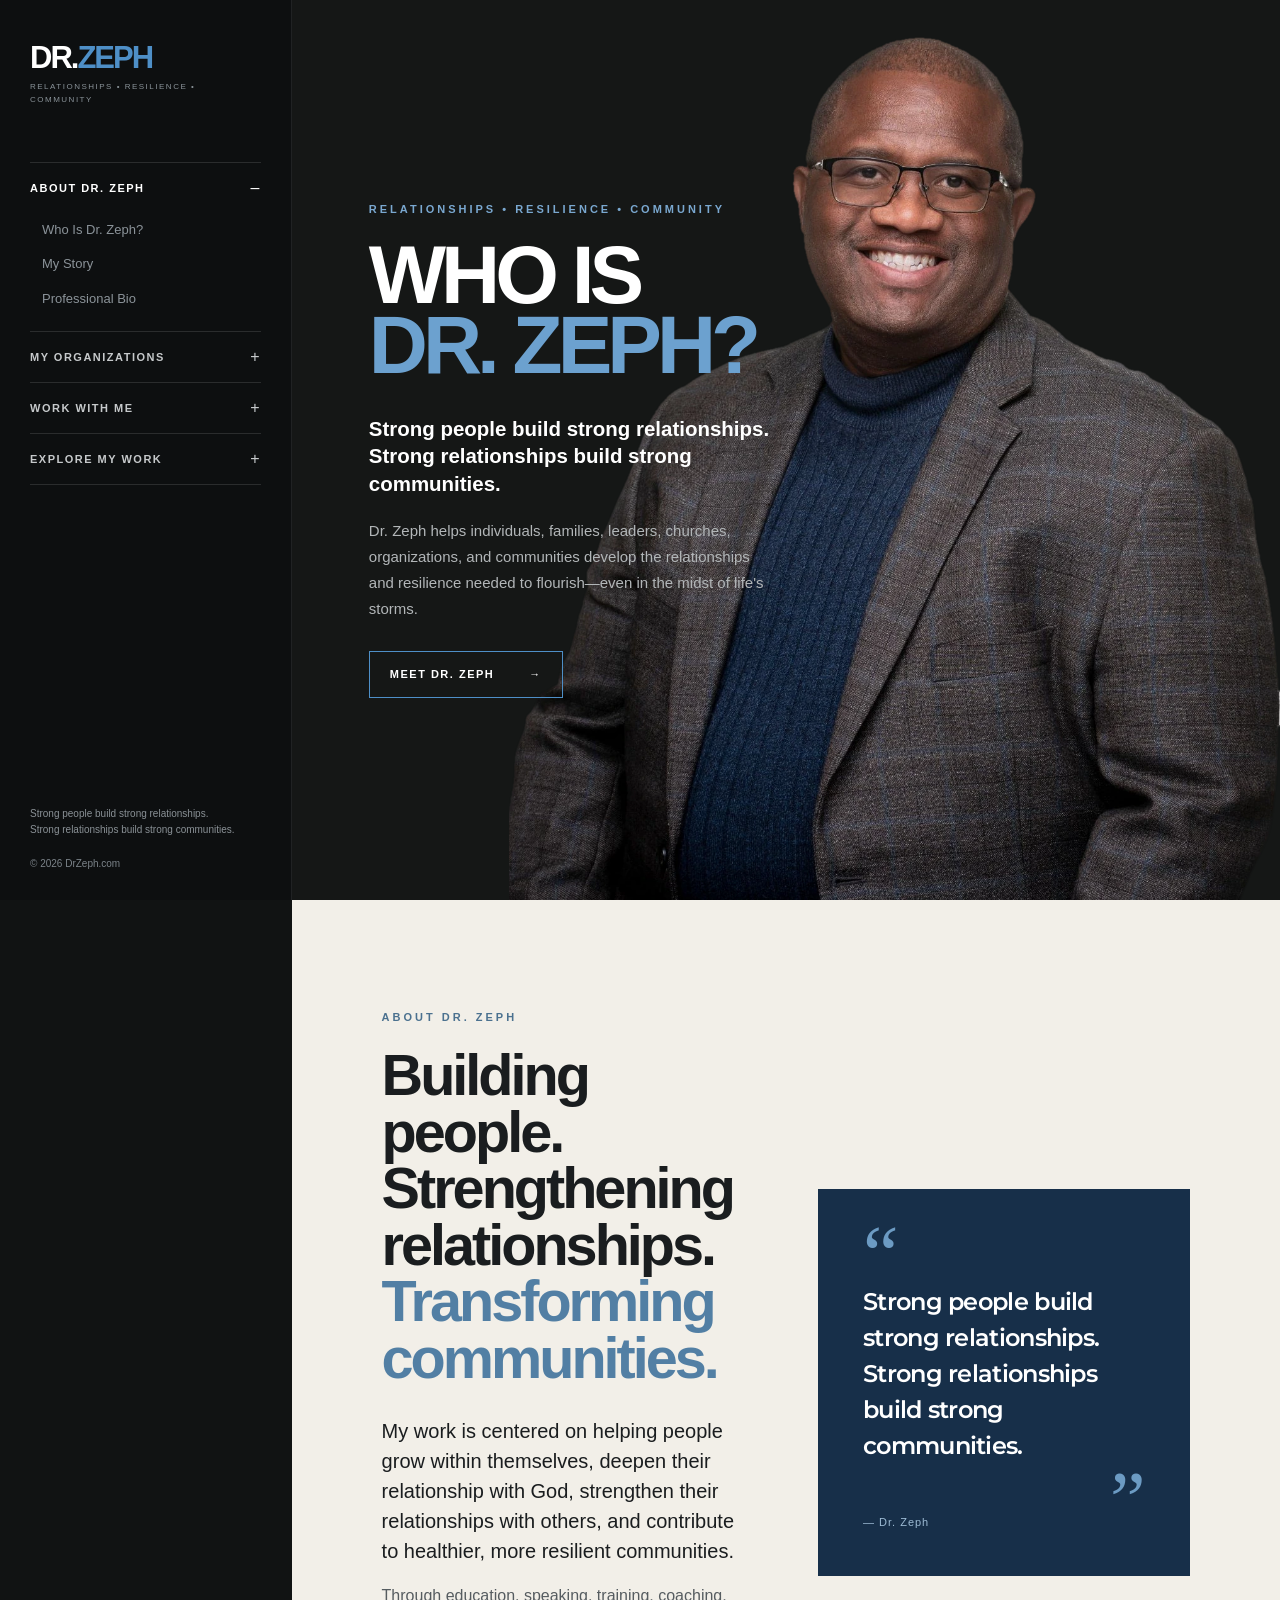
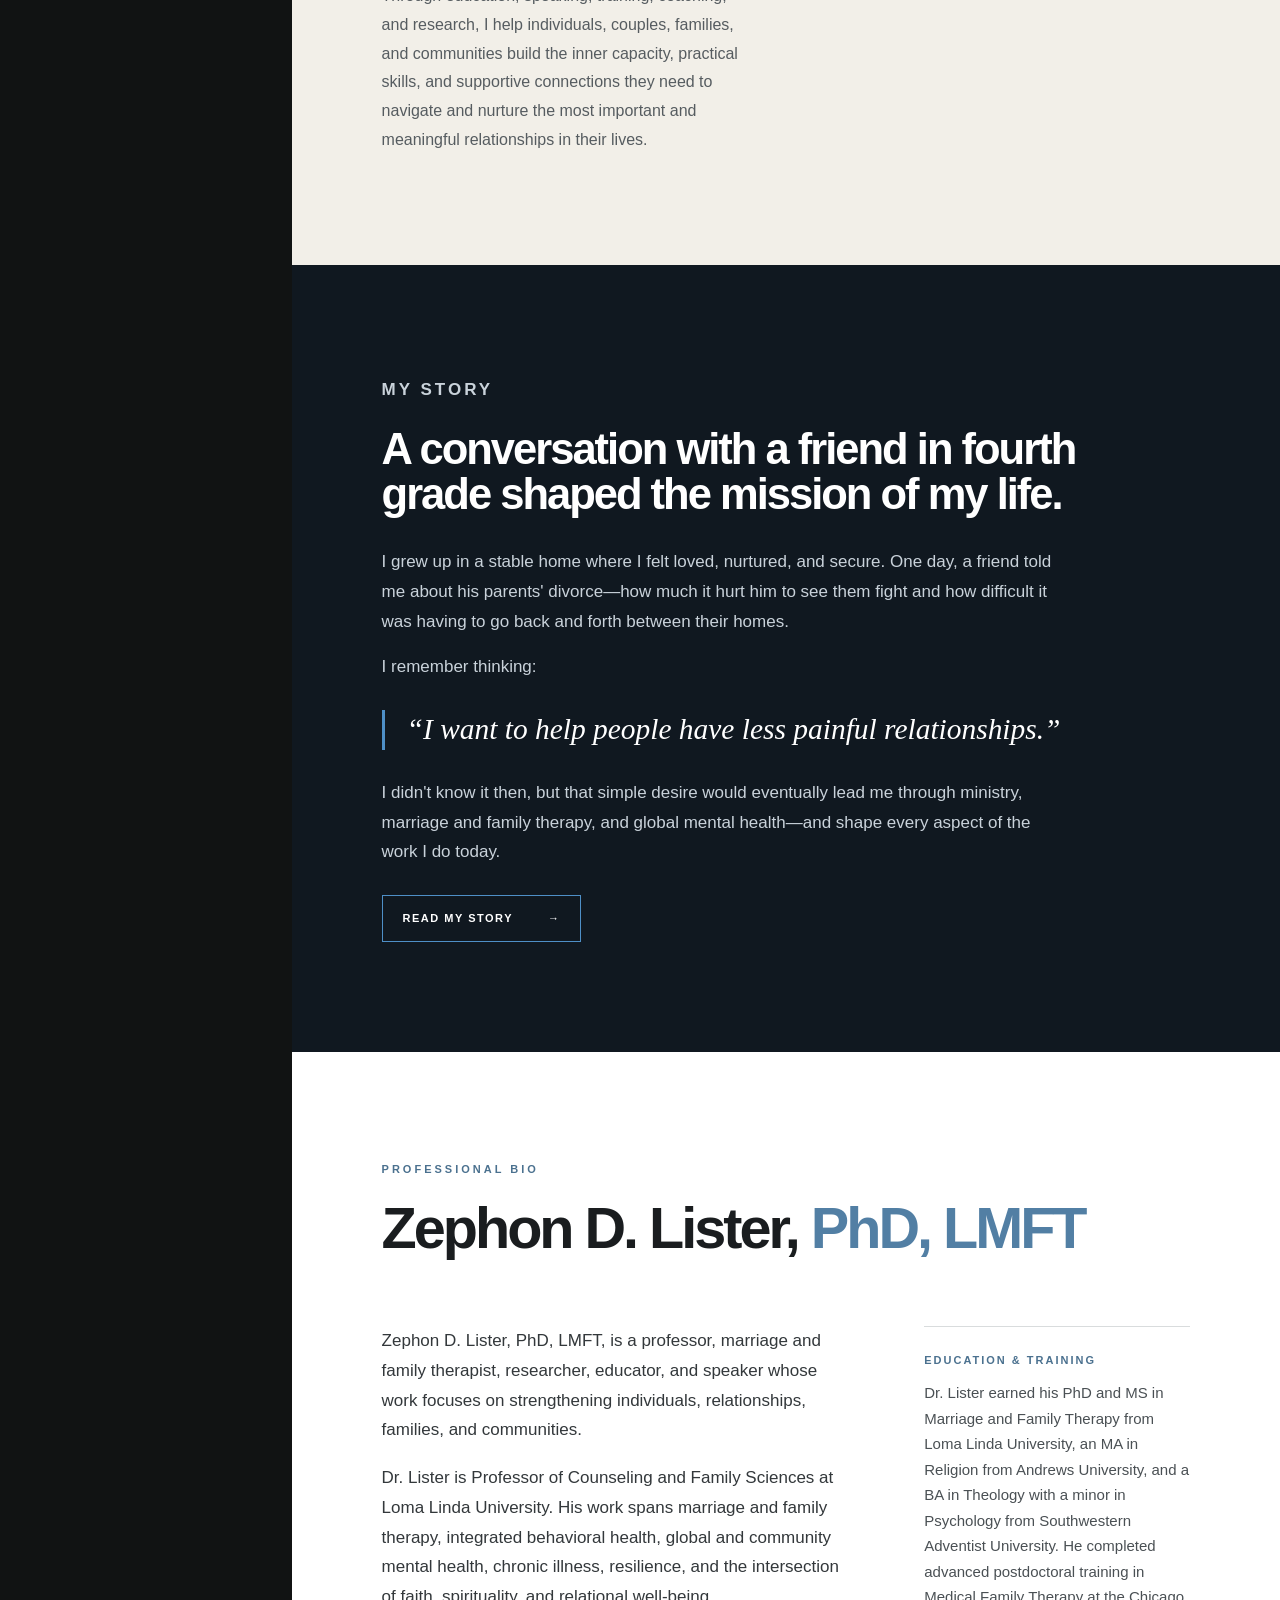
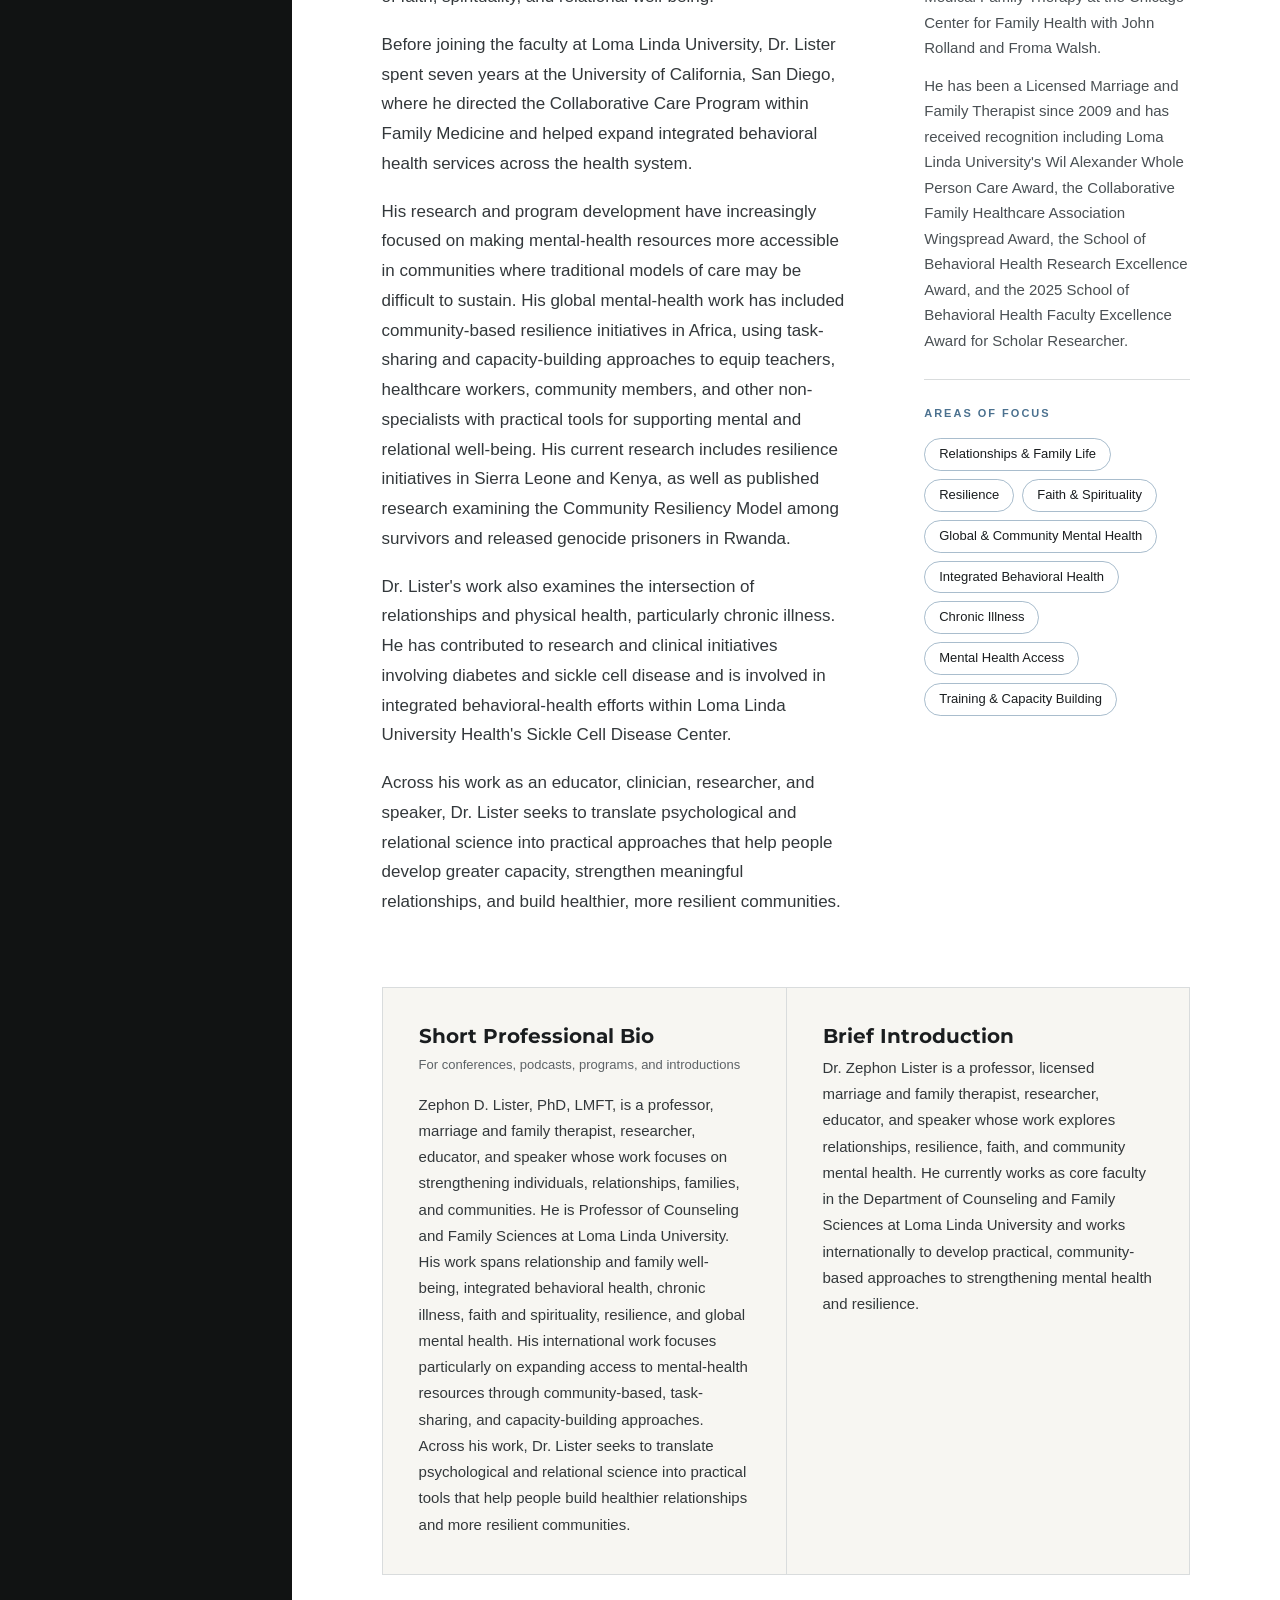
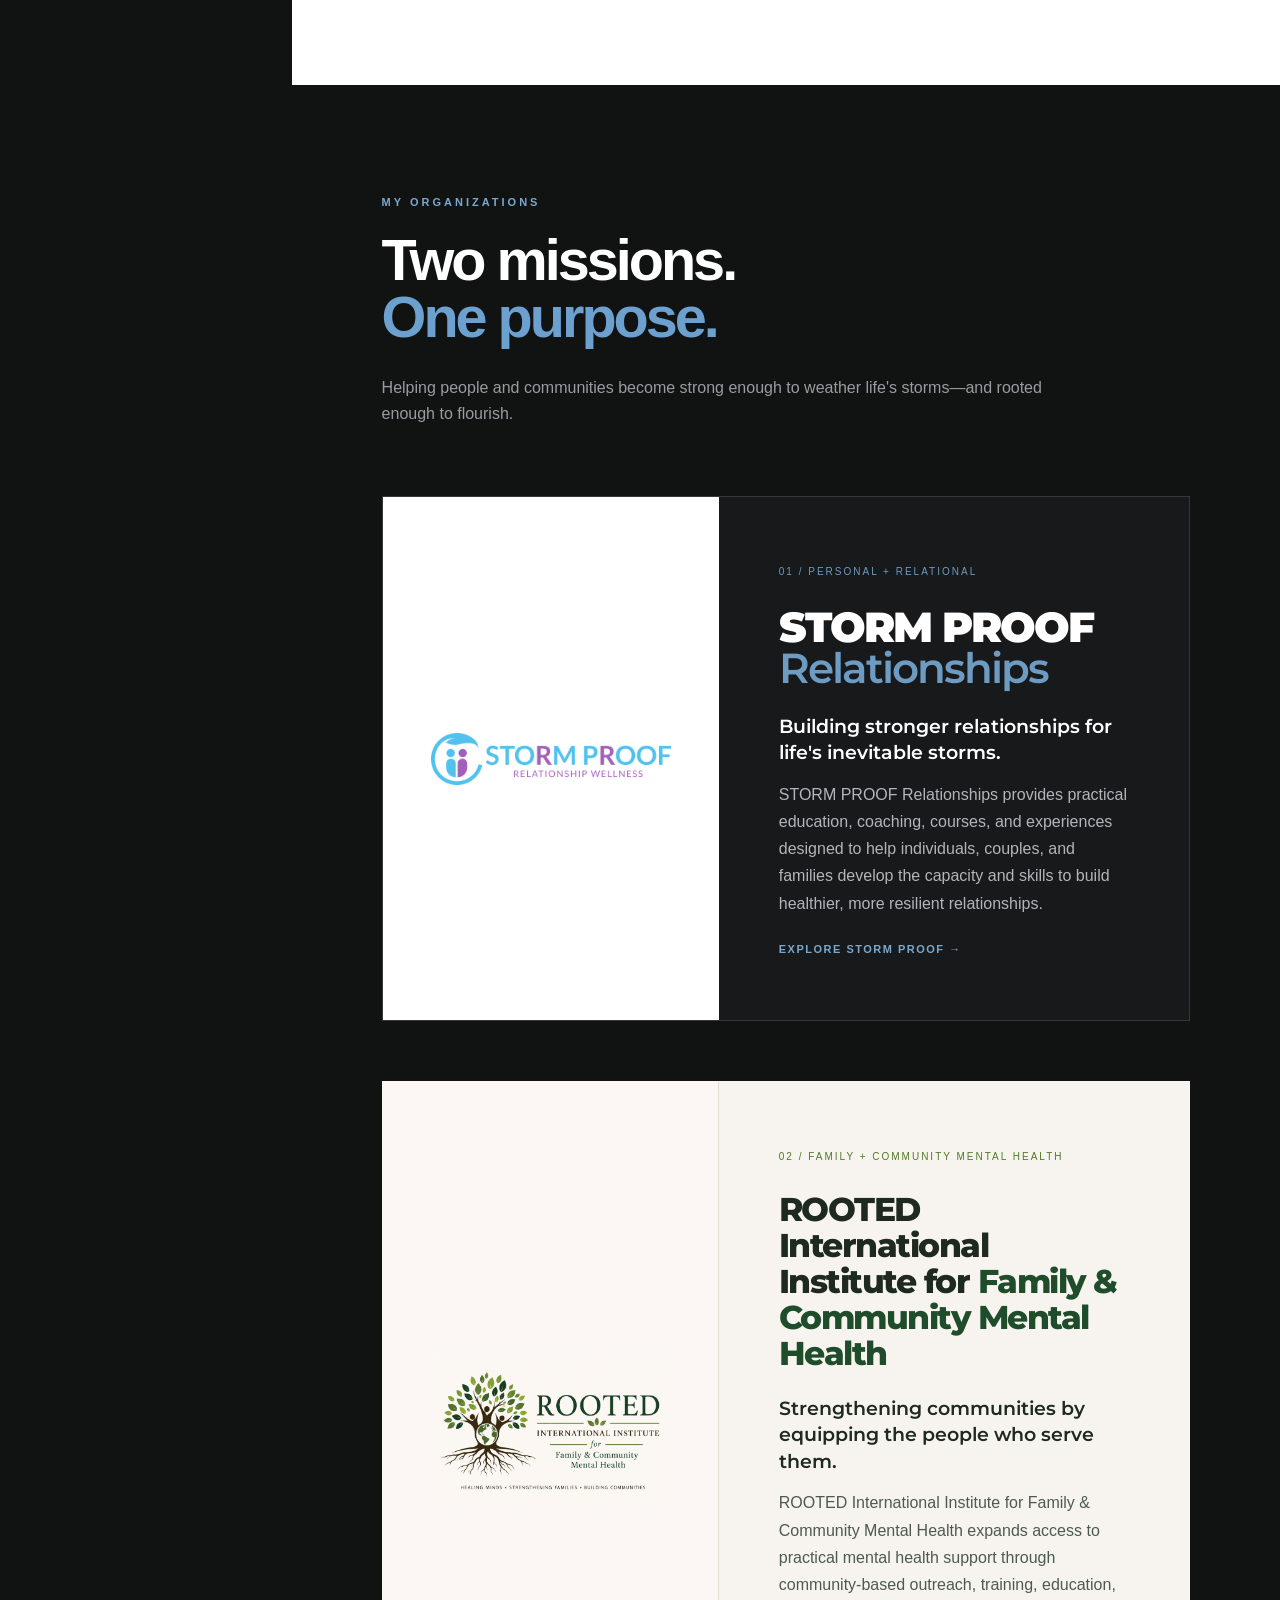
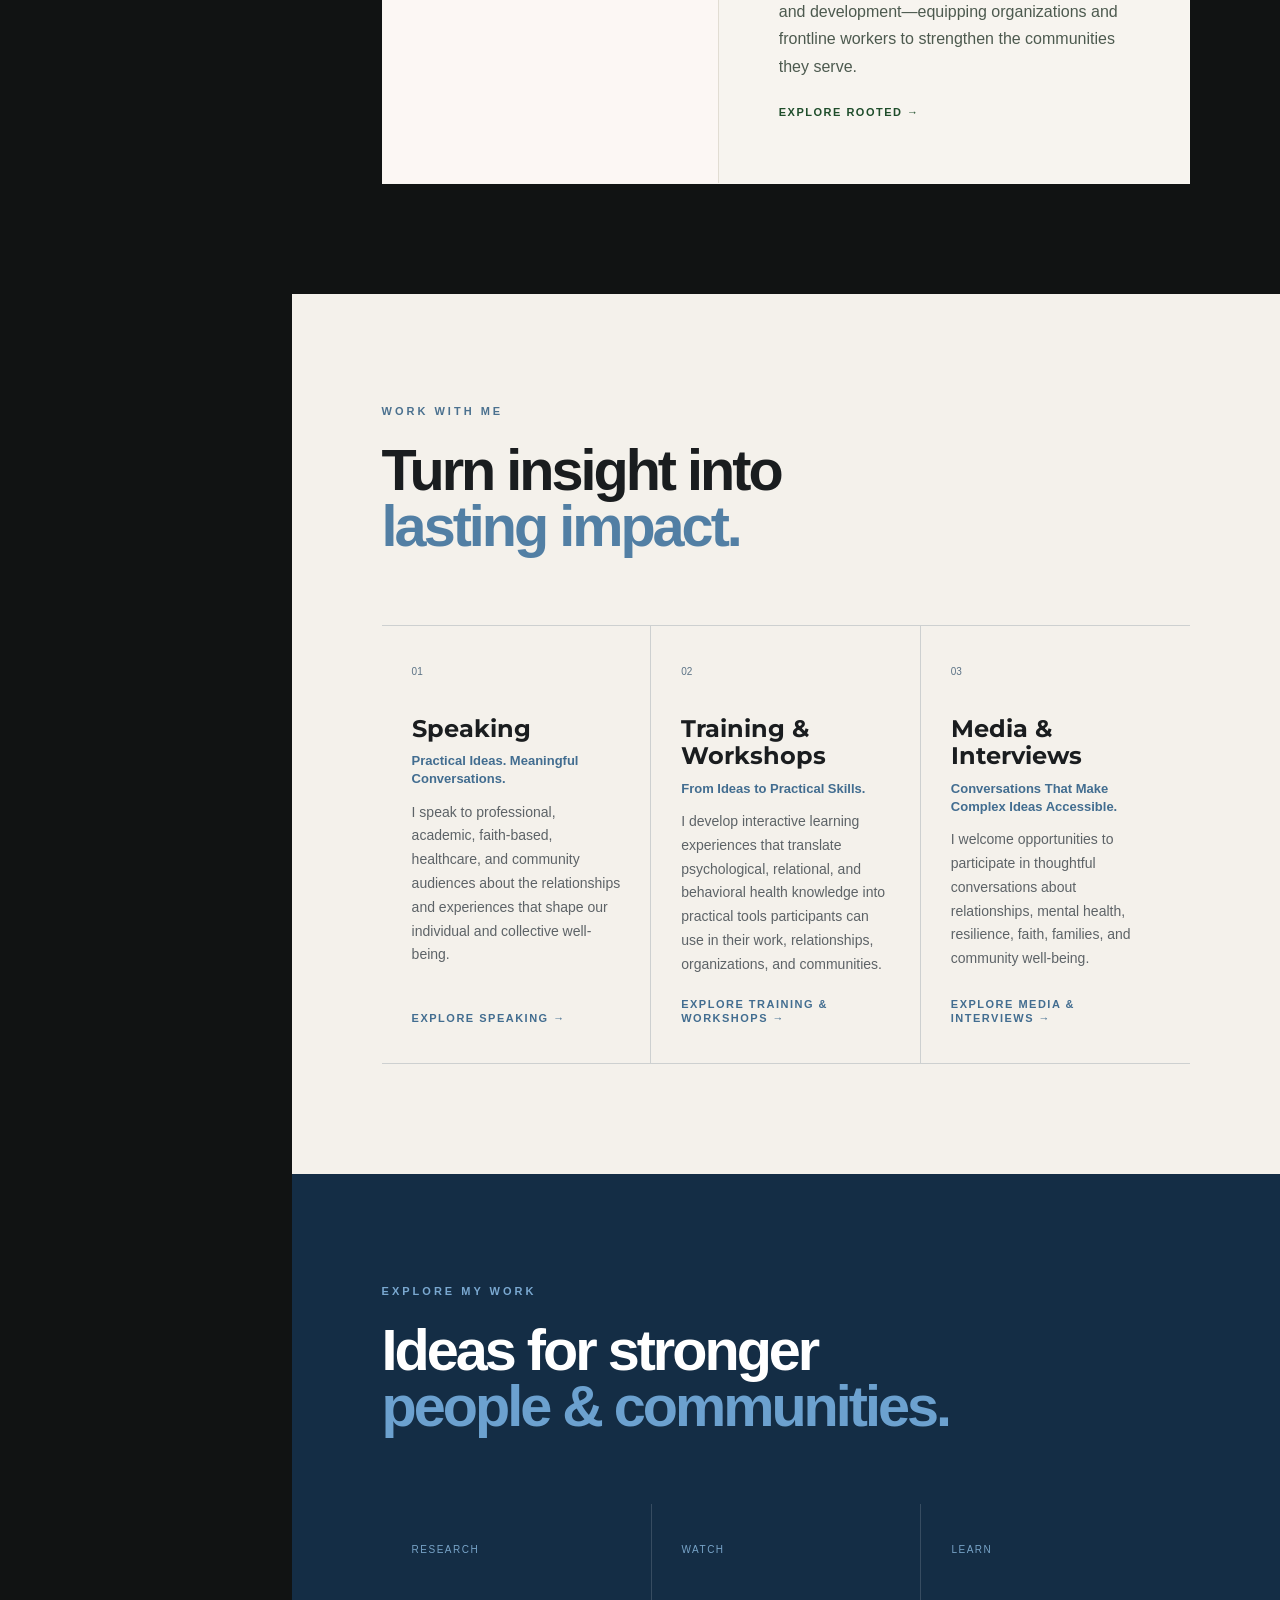
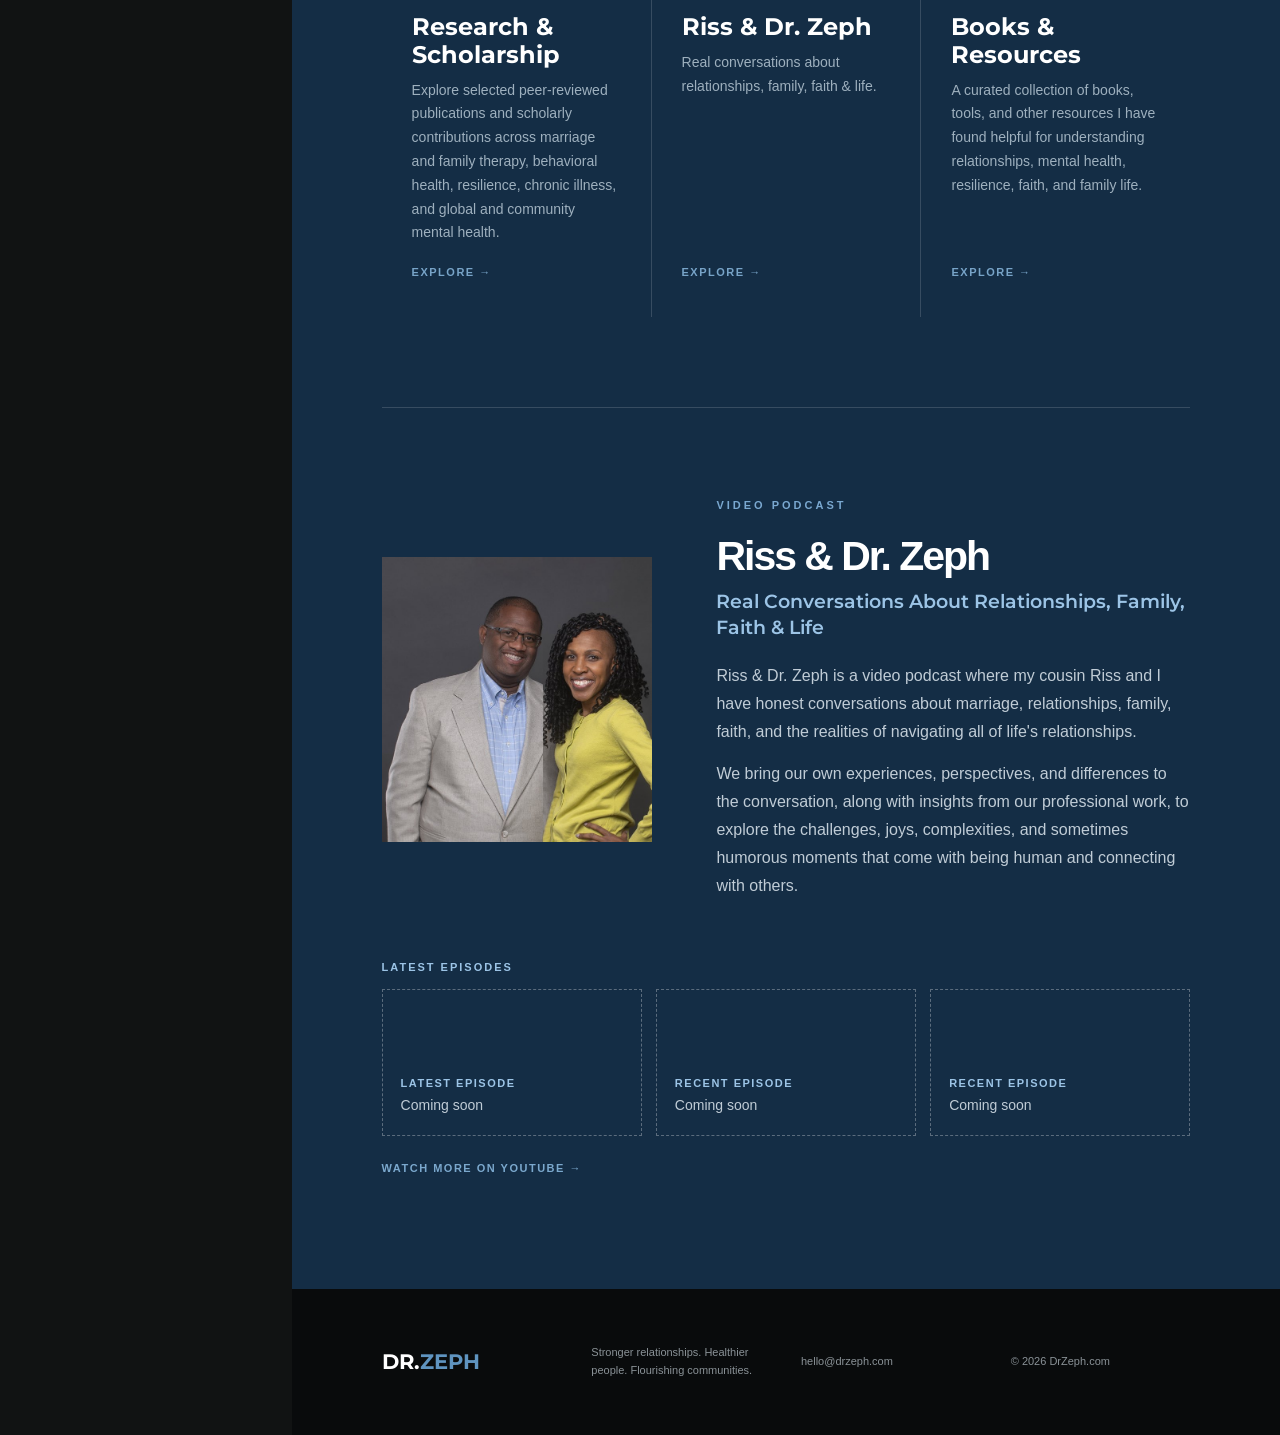
<file: drzeph/index.html>
<!DOCTYPE html>
<html lang="en">
<head>
<meta charset="utf-8">
<meta name="viewport" content="width=device-width, initial-scale=1">
<title>Dr. Zeph — Relationships • Resilience • Community</title>
<meta name="description" content="Dr. Zeph helps individuals, families, leaders, churches, organizations, and communities develop the relationships and resilience needed to flourish.">
<link rel="preconnect" href="https://fonts.googleapis.com">
<link rel="preconnect" href="https://fonts.gstatic.com" crossorigin>
<link href="https://fonts.googleapis.com/css2?family=Montserrat:wght@600;700;800;900&display=swap" rel="stylesheet">
<link rel="stylesheet" href="styles.css">
<script>document.documentElement.classList.add('js')</script>
</head>
<body>
<a class="skip" href="#main">Skip to content</a>

<header class="side">
  <a class="brand" href="#home" aria-label="Dr. Zeph home">
    <b>DR.<span>ZEPH</span></b>
    <small>RELATIONSHIPS • RESILIENCE • COMMUNITY</small>
  </a>
  <button class="menu-btn" type="button" aria-label="Navigation menu" aria-expanded="false" aria-controls="nav"><span></span><span></span><span></span></button>
  <nav class="nav" id="nav" aria-label="Primary navigation">
    <div class="nav-group" data-current>
      <button type="button" aria-expanded="false" aria-controls="nav-about">ABOUT DR. ZEPH<i aria-hidden="true"></i></button>
      <div class="nav-links" id="nav-about">
        <a href="#about">Who Is Dr. Zeph?</a>
        <a href="my-story.html">My Story</a>
        <a href="#bio">Professional Bio</a>
      </div>
    </div>
    <div class="nav-group">
      <button type="button" aria-expanded="false" aria-controls="nav-organizations">MY ORGANIZATIONS<i aria-hidden="true"></i></button>
      <div class="nav-links" id="nav-organizations">
        <a href="#stormproof">STORM PROOF Relationships</a>
        <a href="#rooted">ROOTED International</a>
      </div>
    </div>
    <div class="nav-group">
      <button type="button" aria-expanded="false" aria-controls="nav-work">WORK WITH ME<i aria-hidden="true"></i></button>
      <div class="nav-links" id="nav-work">
        <a href="work-with-me.html#speaking">Speaking</a>
        <a href="work-with-me.html#training">Training &amp; Workshops</a>
        <a href="work-with-me.html#media">Media &amp; Interviews</a>
      </div>
    </div>
    <div class="nav-group">
      <button type="button" aria-expanded="false" aria-controls="nav-explore">EXPLORE MY WORK<i aria-hidden="true"></i></button>
      <div class="nav-links" id="nav-explore">
        <a href="research.html">Research &amp; Scholarship</a>
        <a href="#riss">Riss &amp; Dr. Zeph</a>
        <a href="books.html">Books &amp; Resources</a>
      </div>
    </div>
    <a class="nav-cta" href="work-with-me.html#connect">Work With Dr. Zeph <span aria-hidden="true">→</span></a>
  </nav>
  <div class="side-foot">
    <p>Strong people build strong relationships.<br>Strong relationships build strong communities.</p>
    <span>© <span data-year>2026</span> DrZeph.com</span>
  </div>
</header>

<main id="main">
<section class="hero" id="home">
  <div class="hero-copy">
    <p class="eyebrow">Relationships • Resilience • Community</p>
    <h1>Who is<br><span>Dr. Zeph?</span></h1>
    <p class="lead">Strong people build strong relationships.<br>Strong relationships build strong communities.</p>
    <p class="sub">Dr. Zeph helps individuals, families, leaders, churches, organizations, and communities develop the relationships and resilience needed to flourish—even in the midst of life's storms.</p>
    <a class="btn" href="#about">Meet Dr. Zeph <span aria-hidden="true">→</span></a>
  </div>
  <div class="hero-img" role="img" aria-label="Portrait of Dr. Zeph"></div>
</section>

<section class="sec cream about" id="about">
  <div>
    <p class="eyebrow">About Dr. Zeph</p>
    <h2 class="display">Building people.<br>Strengthening relationships.<br><em>Transforming communities.</em></h2>
    <p class="lede">My work is centered on helping people grow within themselves, deepen their relationship with God, strengthen their relationships with others, and contribute to healthier, more resilient communities.</p>
    <p class="body">Through education, speaking, training, coaching, and research, I help individuals, couples, families, and communities build the inner capacity, practical skills, and supportive connections they need to navigate and nurture the most important and meaningful relationships in their lives.</p>
  </div>
  <blockquote class="quote">
    <span class="mark" aria-hidden="true">“</span>
    <p>Strong people build strong relationships. Strong relationships build strong communities.</p>
    <span class="mark close" aria-hidden="true">”</span>
    <cite>— Dr. Zeph</cite>
  </blockquote>
</section>

<section class="sec night" id="story">
  <div class="story">
    <p class="eyebrow">My Story</p>
    <h2 class="display sm">A conversation with a friend in fourth grade shaped the mission of my life.</h2>
    <p>I grew up in a stable home where I felt loved, nurtured, and secure. One day, a friend told me about his parents' divorce—how much it hurt him to see them fight and how difficult it was having to go back and forth between their homes.</p>
    <p>I remember thinking:</p>
    <blockquote>“I want to help people have less painful relationships.”</blockquote>
    <p>I didn't know it then, but that simple desire would eventually lead me through ministry, marriage and family therapy, and global mental health—and shape every aspect of the work I do today.</p>
    <a class="btn" href="my-story.html">Read My Story <span aria-hidden="true">→</span></a>
  </div>
</section>

<section class="sec white" id="bio">
  <div class="sec-head">
    <p class="eyebrow">Professional Bio</p>
    <h2 class="display">Zephon D. Lister, <em>PhD, LMFT</em></h2>
  </div>
  <div class="bio">
    <div class="prose">
      <p>Zephon D. Lister, PhD, LMFT, is a professor, marriage and family therapist, researcher, educator, and speaker whose work focuses on strengthening individuals, relationships, families, and communities.</p>
      <p>Dr. Lister is Professor of Counseling and Family Sciences at Loma Linda University. His work spans marriage and family therapy, integrated behavioral health, global and community mental health, chronic illness, resilience, and the intersection of faith, spirituality, and relational well-being.</p>
      <p>Before joining the faculty at Loma Linda University, Dr. Lister spent seven years at the University of California, San Diego, where he directed the Collaborative Care Program within Family Medicine and helped expand integrated behavioral health services across the health system.</p>
      <p>His research and program development have increasingly focused on making mental-health resources more accessible in communities where traditional models of care may be difficult to sustain. His global mental-health work has included community-based resilience initiatives in Africa, using task-sharing and capacity-building approaches to equip teachers, healthcare workers, community members, and other non-specialists with practical tools for supporting mental and relational well-being. His current research includes resilience initiatives in Sierra Leone and Kenya, as well as published research examining the Community Resiliency Model among survivors and released genocide prisoners in Rwanda.</p>
      <p>Dr. Lister's work also examines the intersection of relationships and physical health, particularly chronic illness. He has contributed to research and clinical initiatives involving diabetes and sickle cell disease and is involved in integrated behavioral-health efforts within Loma Linda University Health's Sickle Cell Disease Center.</p>
      <p>Across his work as an educator, clinician, researcher, and speaker, Dr. Lister seeks to translate psychological and relational science into practical approaches that help people develop greater capacity, strengthen meaningful relationships, and build healthier, more resilient communities.</p>
    </div>
    <aside>
      <div>
        <h3>Education &amp; Training</h3>
        <p>Dr. Lister earned his PhD and MS in Marriage and Family Therapy from Loma Linda University, an MA in Religion from Andrews University, and a BA in Theology with a minor in Psychology from Southwestern Adventist University. He completed advanced postdoctoral training in Medical Family Therapy at the Chicago Center for Family Health with John Rolland and Froma Walsh.</p>
        <p>He has been a Licensed Marriage and Family Therapist since 2009 and has received recognition including Loma Linda University's Wil Alexander Whole Person Care Award, the Collaborative Family Healthcare Association Wingspread Award, the School of Behavioral Health Research Excellence Award, and the 2025 School of Behavioral Health Faculty Excellence Award for Scholar Researcher.</p>
      </div>
      <div>
        <h3>Areas of Focus</h3>
        <ul class="chips">
          <li>Relationships &amp; Family Life</li>
          <li>Resilience</li>
          <li>Faith &amp; Spirituality</li>
          <li>Global &amp; Community Mental Health</li>
          <li>Integrated Behavioral Health</li>
          <li>Chronic Illness</li>
          <li>Mental Health Access</li>
          <li>Training &amp; Capacity Building</li>
        </ul>
      </div>
    </aside>
  </div>
  <div class="bio-short">
    <div>
      <h3>Short Professional Bio</h3>
      <p class="for">For conferences, podcasts, programs, and introductions</p>
      <p>Zephon D. Lister, PhD, LMFT, is a professor, marriage and family therapist, researcher, educator, and speaker whose work focuses on strengthening individuals, relationships, families, and communities. He is Professor of Counseling and Family Sciences at Loma Linda University. His work spans relationship and family well-being, integrated behavioral health, chronic illness, faith and spirituality, resilience, and global mental health. His international work focuses particularly on expanding access to mental-health resources through community-based, task-sharing, and capacity-building approaches. Across his work, Dr. Lister seeks to translate psychological and relational science into practical tools that help people build healthier relationships and more resilient communities.</p>
    </div>
    <div>
      <h3>Brief Introduction</h3>
      <p>Dr. Zephon Lister is a professor, licensed marriage and family therapist, researcher, educator, and speaker whose work explores relationships, resilience, faith, and community mental health. He currently works as core faculty in the Department of Counseling and Family Sciences at Loma Linda University and works internationally to develop practical, community-based approaches to strengthening mental health and resilience.</p>
    </div>
  </div>
</section>

<section class="sec dark" id="organizations">
  <div class="sec-head">
    <p class="eyebrow">My Organizations</p>
    <h2 class="display">Two missions.<br><em>One purpose.</em></h2>
    <p class="muted measure">Helping people and communities become strong enough to weather life's storms—and rooted enough to flourish.</p>
  </div>

  <article class="org" id="stormproof">
    <div class="org-logo"><img src="assets/stormproof-logo.png" alt="STORM PROOF Relationships logo" width="1200" height="260" loading="lazy" decoding="async"></div>
    <div class="org-body">
      <span class="kicker">01 / PERSONAL + RELATIONAL</span>
      <h3>STORM PROOF<br><span>Relationships</span></h3>
      <p class="tag">Building stronger relationships for life's inevitable storms.</p>
      <p class="body">STORM PROOF Relationships provides practical education, coaching, courses, and experiences designed to help individuals, couples, and families develop the capacity and skills to build healthier, more resilient relationships.</p>
      <a class="more" href="stormproof.html">Explore STORM PROOF →</a>
    </div>
  </article>

  <article class="org rooted" id="rooted">
    <div class="org-logo">
      <picture>
        <source srcset="assets/rooted-logo.webp" type="image/webp">
        <img src="assets/rooted-logo.png" alt="ROOTED International Institute for Family &amp; Community Mental Health logo" width="1535" height="1024" loading="lazy" decoding="async">
      </picture>
    </div>
    <div class="org-body">
      <span class="kicker">02 / FAMILY + COMMUNITY MENTAL HEALTH</span>
      <h3>ROOTED International Institute for <span>Family &amp; Community Mental Health</span></h3>
      <p class="tag">Strengthening communities by equipping the people who serve them.</p>
      <p class="body">ROOTED International Institute for Family &amp; Community Mental Health expands access to practical mental health support through community-based outreach, training, education, and development—equipping organizations and frontline workers to strengthen the communities they serve.</p>
      <a class="more" href="rooted.html">Explore ROOTED →</a>
    </div>
  </article>
</section>

<section class="sec sand" id="work">
  <div class="sec-head">
    <p class="eyebrow">Work With Me</p>
    <h2 class="display">Turn insight into<br><em>lasting impact.</em></h2>
  </div>
  <div class="cards">
    <article class="card">
      <span class="n">01</span>
      <h3>Speaking</h3>
      <p class="tag">Practical Ideas. Meaningful Conversations.</p>
      <p class="body">I speak to professional, academic, faith-based, healthcare, and community audiences about the relationships and experiences that shape our individual and collective well-being.</p>
      <a class="more" href="work-with-me.html#speaking">Explore Speaking →</a>
    </article>
    <article class="card">
      <span class="n">02</span>
      <h3>Training &amp; Workshops</h3>
      <p class="tag">From Ideas to Practical Skills.</p>
      <p class="body">I develop interactive learning experiences that translate psychological, relational, and behavioral health knowledge into practical tools participants can use in their work, relationships, organizations, and communities.</p>
      <a class="more" href="work-with-me.html#training">Explore Training &amp; Workshops →</a>
    </article>
    <article class="card">
      <span class="n">03</span>
      <h3>Media &amp; Interviews</h3>
      <p class="tag">Conversations That Make Complex Ideas Accessible.</p>
      <p class="body">I welcome opportunities to participate in thoughtful conversations about relationships, mental health, resilience, faith, families, and community well-being.</p>
      <a class="more" href="work-with-me.html#media">Explore Media &amp; Interviews →</a>
    </article>
  </div>
</section>

<section class="sec navy" id="explore">
  <div class="sec-head">
    <p class="eyebrow">Explore My Work</p>
    <h2 class="display">Ideas for stronger<br><em>people &amp; communities.</em></h2>
  </div>
  <div class="cards on-navy">
    <a class="card" href="research.html">
      <span class="n">RESEARCH</span>
      <h3>Research &amp; Scholarship</h3>
      <p class="body">Explore selected peer-reviewed publications and scholarly contributions across marriage and family therapy, behavioral health, resilience, chronic illness, and global and community mental health.</p>
      <b class="more">Explore →</b>
    </a>
    <a class="card" href="#riss">
      <span class="n">WATCH</span>
      <h3>Riss &amp; Dr. Zeph</h3>
      <p class="body">Real conversations about relationships, family, faith &amp; life.</p>
      <b class="more">Explore →</b>
    </a>
    <a class="card" href="books.html">
      <span class="n">LEARN</span>
      <h3>Books &amp; Resources</h3>
      <p class="body">A curated collection of books, tools, and other resources I have found helpful for understanding relationships, mental health, resilience, faith, and family life.</p>
      <b class="more">Explore →</b>
    </a>
  </div>

  <div class="riss" id="riss">
    <figure><img src="assets/riss-and-dr-zeph.jpg" alt="Riss and Dr. Zeph" width="677" height="713" loading="lazy" decoding="async"></figure>
    <div>
      <p class="eyebrow">Video Podcast</p>
      <h3>Riss &amp; Dr. Zeph</h3>
      <p class="tag">Real Conversations About Relationships, Family, Faith &amp; Life</p>
      <p class="body">Riss &amp; Dr. Zeph is a video podcast where my cousin Riss and I have honest conversations about marriage, relationships, family, faith, and the realities of navigating all of life's relationships.</p>
      <p class="body">We bring our own experiences, perspectives, and differences to the conversation, along with insights from our professional work, to explore the challenges, joys, complexities, and sometimes humorous moments that come with being human and connecting with others.</p>
    </div>
  </div>
  <div class="riss-episodes">
    <p class="label">Latest Episodes</p>
    <!-- TODO: replace these three placeholders with the real episodes once the links arrive. -->
    <div class="episodes">
      <div class="episode"><b>Latest Episode</b><span>Coming soon</span></div>
      <div class="episode"><b>Recent Episode</b><span>Coming soon</span></div>
      <div class="episode"><b>Recent Episode</b><span>Coming soon</span></div>
    </div>
    <!-- TODO: point this at the Riss & Dr. Zeph YouTube channel once the URL arrives. -->
    <a class="more" href="#riss">Watch More on YouTube →</a>
  </div>
</section>
<footer class="foot">
  <div class="mark">DR.<strong>ZEPH</strong></div>
  <p>Stronger relationships. Healthier people. Flourishing communities.</p>
  <a href="mailto:hello@drzeph.com">hello@drzeph.com</a>
  <span>© <span data-year>2026</span> DrZeph.com</span>
</footer>
</main>

<script src="script.js"></script>
</body>
</html>
</file>
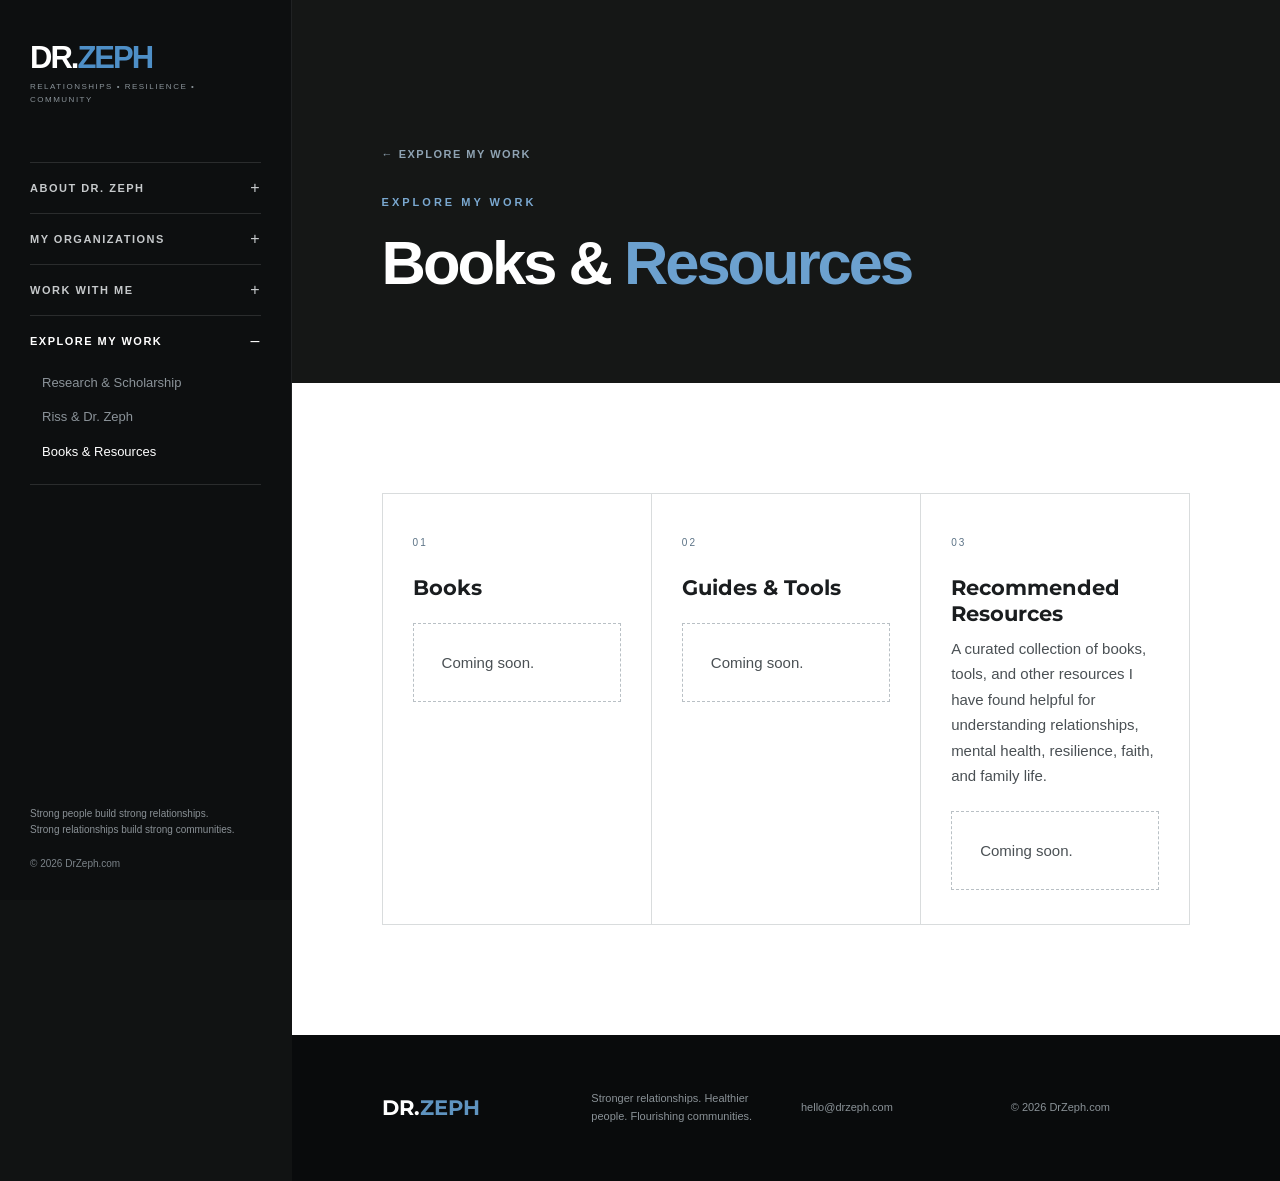
<file: drzeph/books.html>
<!DOCTYPE html>
<html lang="en">
<head>
<meta charset="utf-8">
<meta name="viewport" content="width=device-width, initial-scale=1">
<title>Books &amp; Resources — Dr. Zeph</title>
<meta name="description" content="Books, guides, tools, and recommended resources from Dr. Zeph.">
<link rel="preconnect" href="https://fonts.googleapis.com">
<link rel="preconnect" href="https://fonts.gstatic.com" crossorigin>
<link href="https://fonts.googleapis.com/css2?family=Montserrat:wght@600;700;800;900&display=swap" rel="stylesheet">
<link rel="stylesheet" href="styles.css">
<script>document.documentElement.classList.add('js')</script>
</head>
<body>
<a class="skip" href="#main">Skip to content</a>

<header class="side">
  <a class="brand" href="index.html" aria-label="Dr. Zeph home">
    <b>DR.<span>ZEPH</span></b>
    <small>RELATIONSHIPS • RESILIENCE • COMMUNITY</small>
  </a>
  <button class="menu-btn" type="button" aria-label="Navigation menu" aria-expanded="false" aria-controls="nav"><span></span><span></span><span></span></button>
  <nav class="nav" id="nav" aria-label="Primary navigation">
    <div class="nav-group">
      <button type="button" aria-expanded="false" aria-controls="nav-about">ABOUT DR. ZEPH<i aria-hidden="true"></i></button>
      <div class="nav-links" id="nav-about">
        <a href="index.html#about">Who Is Dr. Zeph?</a>
        <a href="my-story.html">My Story</a>
        <a href="index.html#bio">Professional Bio</a>
      </div>
    </div>
    <div class="nav-group">
      <button type="button" aria-expanded="false" aria-controls="nav-organizations">MY ORGANIZATIONS<i aria-hidden="true"></i></button>
      <div class="nav-links" id="nav-organizations">
        <a href="index.html#stormproof">STORM PROOF Relationships</a>
        <a href="index.html#rooted">ROOTED International</a>
      </div>
    </div>
    <div class="nav-group">
      <button type="button" aria-expanded="false" aria-controls="nav-work">WORK WITH ME<i aria-hidden="true"></i></button>
      <div class="nav-links" id="nav-work">
        <a href="work-with-me.html#speaking">Speaking</a>
        <a href="work-with-me.html#training">Training &amp; Workshops</a>
        <a href="work-with-me.html#media">Media &amp; Interviews</a>
      </div>
    </div>
    <div class="nav-group" data-current>
      <button type="button" aria-expanded="false" aria-controls="nav-explore">EXPLORE MY WORK<i aria-hidden="true"></i></button>
      <div class="nav-links" id="nav-explore">
        <a href="research.html">Research &amp; Scholarship</a>
        <a href="index.html#riss">Riss &amp; Dr. Zeph</a>
        <a href="books.html" aria-current="page">Books &amp; Resources</a>
      </div>
    </div>
    <a class="nav-cta" href="work-with-me.html#connect">Work With Dr. Zeph <span aria-hidden="true">→</span></a>
  </nav>
  <div class="side-foot">
    <p>Strong people build strong relationships.<br>Strong relationships build strong communities.</p>
    <span>© <span data-year>2026</span> DrZeph.com</span>
  </div>
</header>

<main id="main">
<section class="page-hero">
  <a class="back" href="index.html#explore">← Explore My Work</a>
  <p class="eyebrow">Explore My Work</p>
  <h1>Books &amp; <em>Resources</em></h1>
</section>

<section class="sec white">
  <!-- TODO: fill each category and connect it to the online marketplace once the items and marketplace details arrive. -->
  <div class="tiles">
    <div id="books">
      <span class="n">01</span>
      <h3>Books</h3>
      <p class="soon">Coming soon.</p>
    </div>
    <div id="guides">
      <span class="n">02</span>
      <h3>Guides &amp; Tools</h3>
      <p class="soon">Coming soon.</p>
    </div>
    <div id="recommended">
      <span class="n">03</span>
      <h3>Recommended Resources</h3>
      <p>A curated collection of books, tools, and other resources I have found helpful for understanding relationships, mental health, resilience, faith, and family life.</p>
      <p class="soon">Coming soon.</p>
    </div>
  </div>
</section>
<footer class="foot">
  <div class="mark">DR.<strong>ZEPH</strong></div>
  <p>Stronger relationships. Healthier people. Flourishing communities.</p>
  <a href="mailto:hello@drzeph.com">hello@drzeph.com</a>
  <span>© <span data-year>2026</span> DrZeph.com</span>
</footer>
</main>

<script src="script.js"></script>
</body>
</html>
</file>
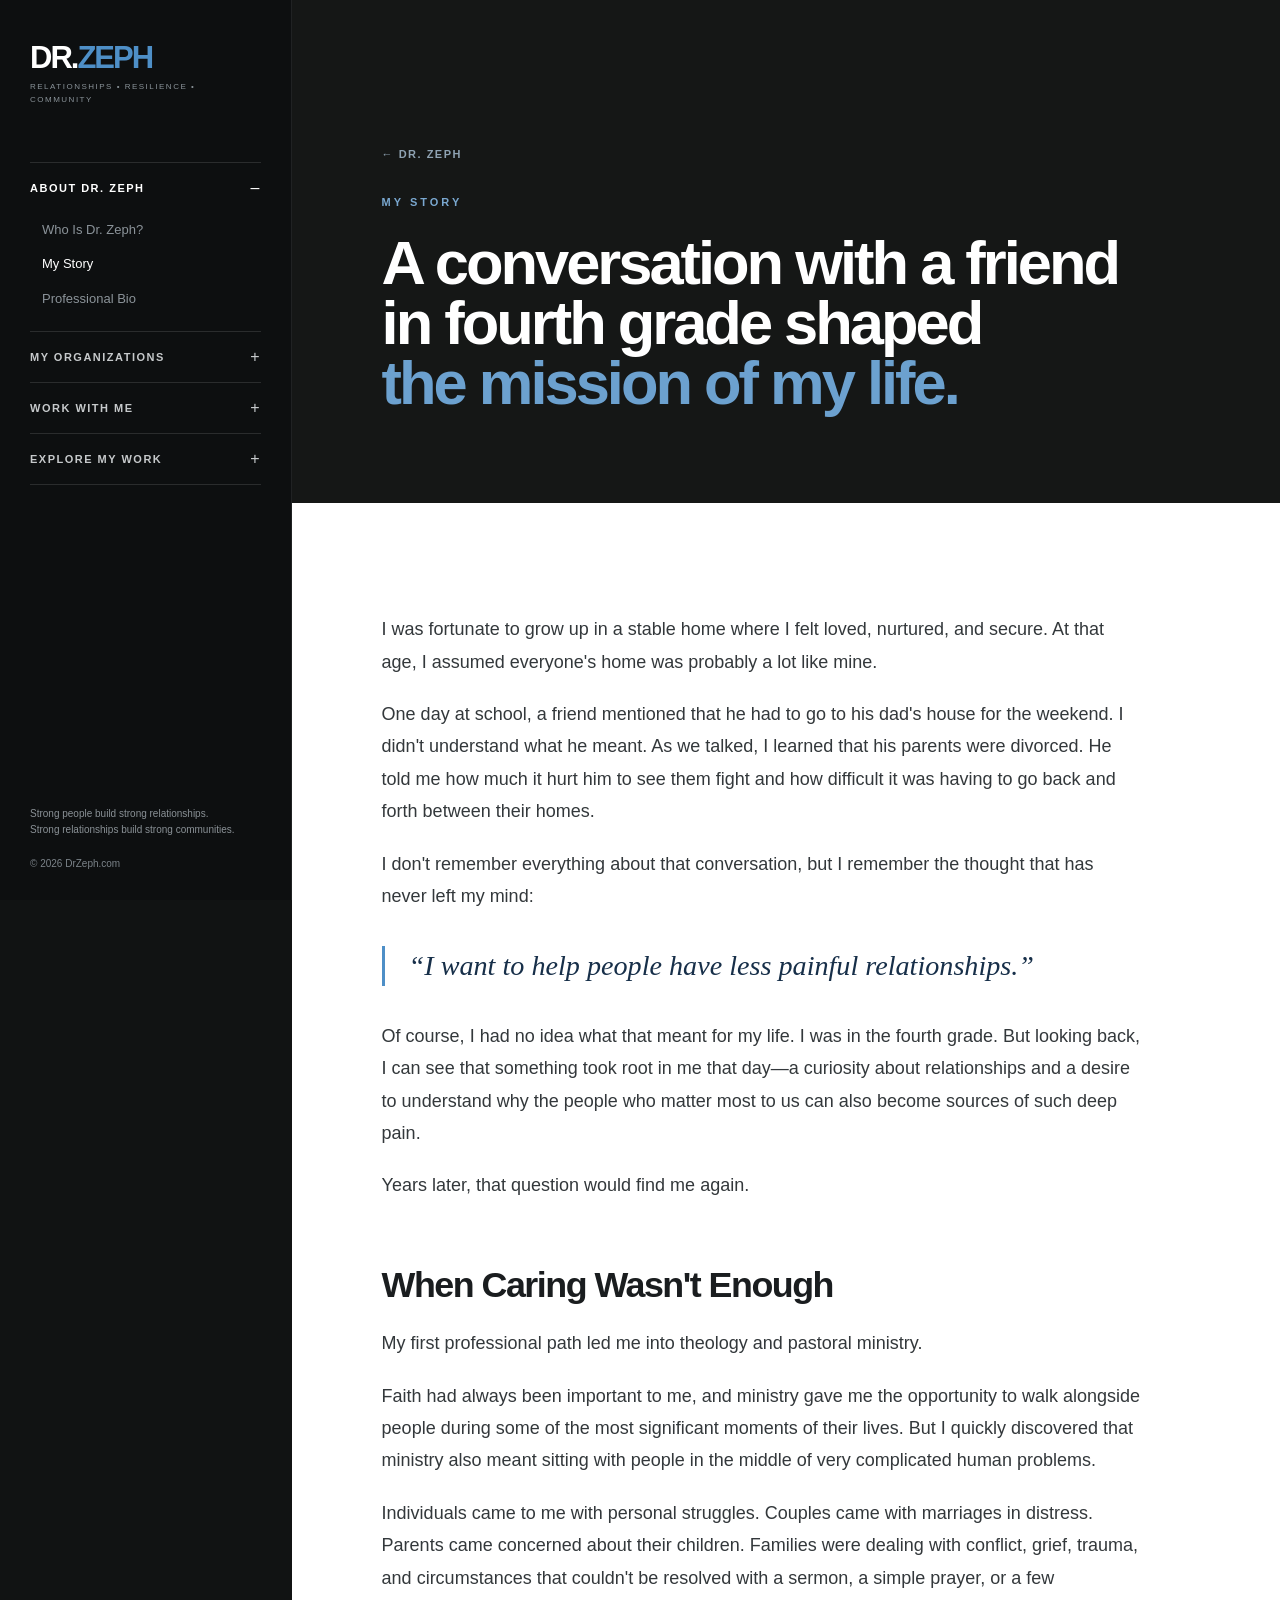
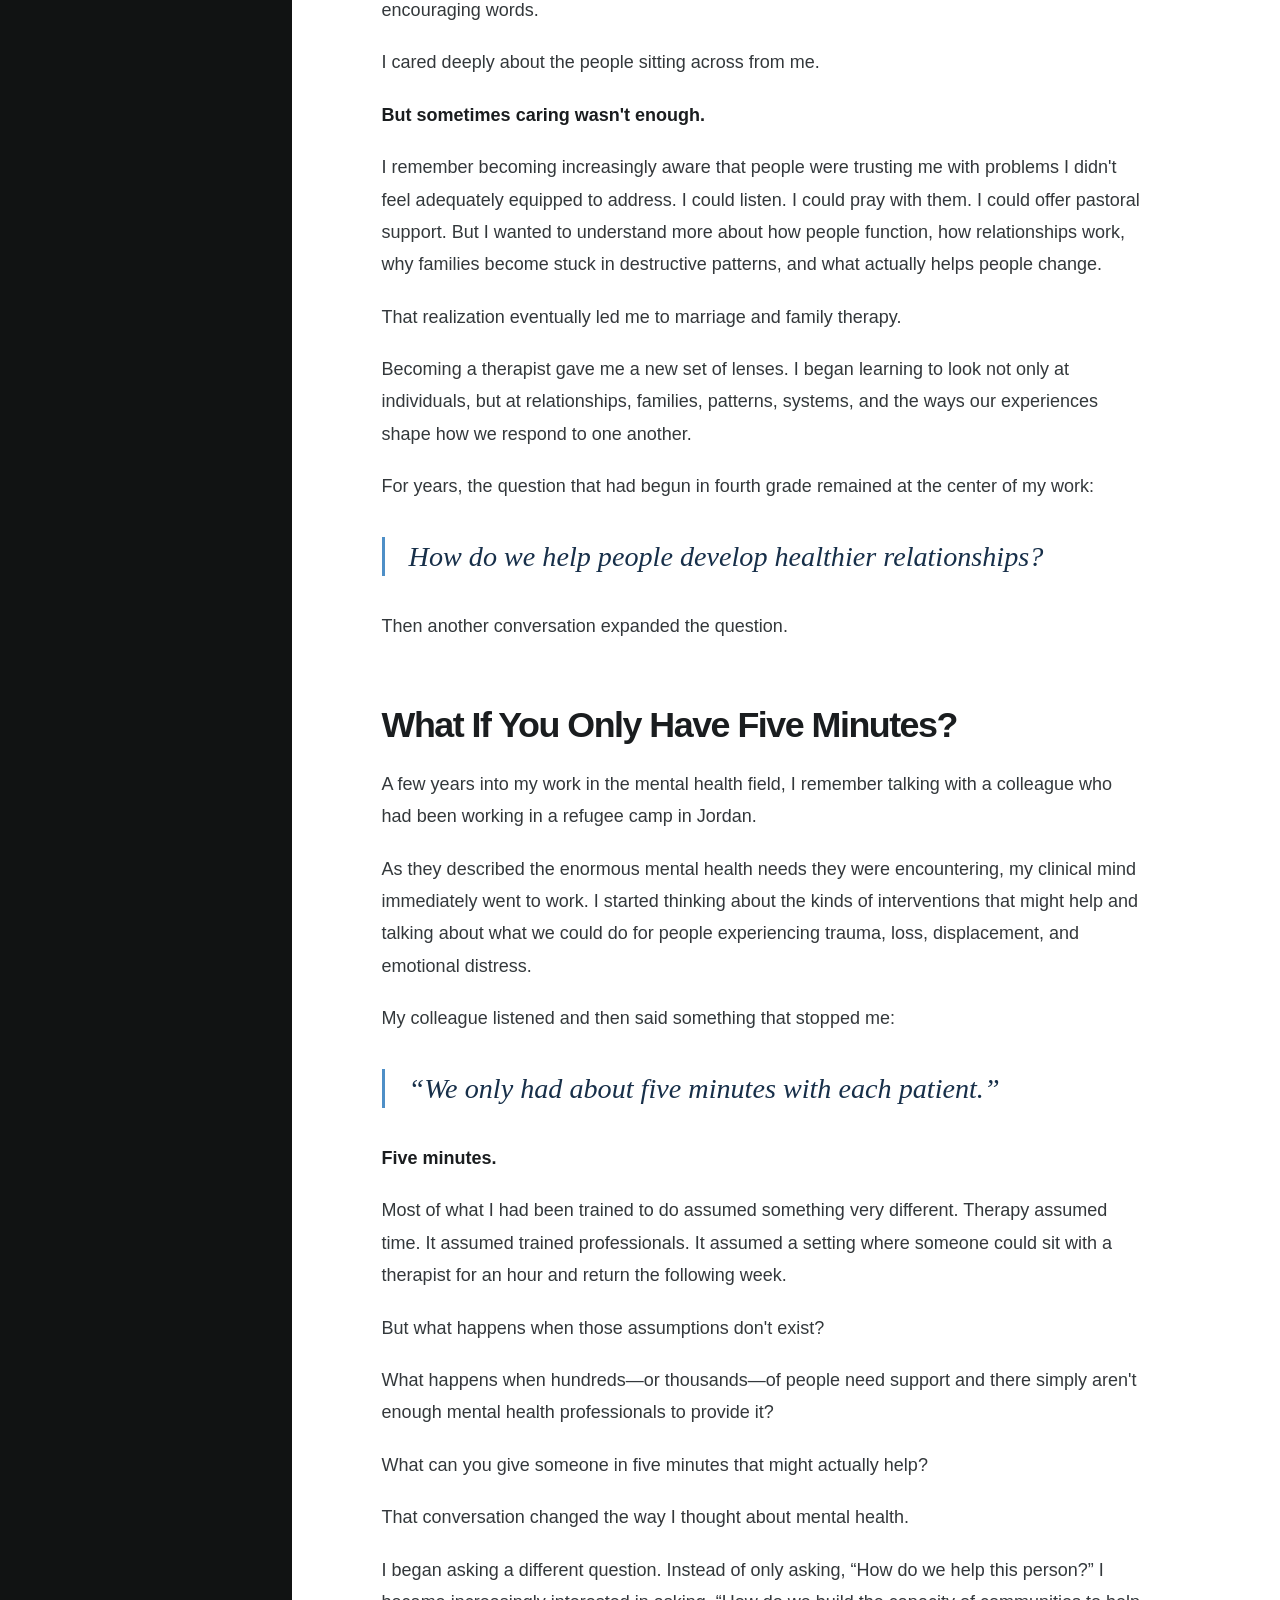
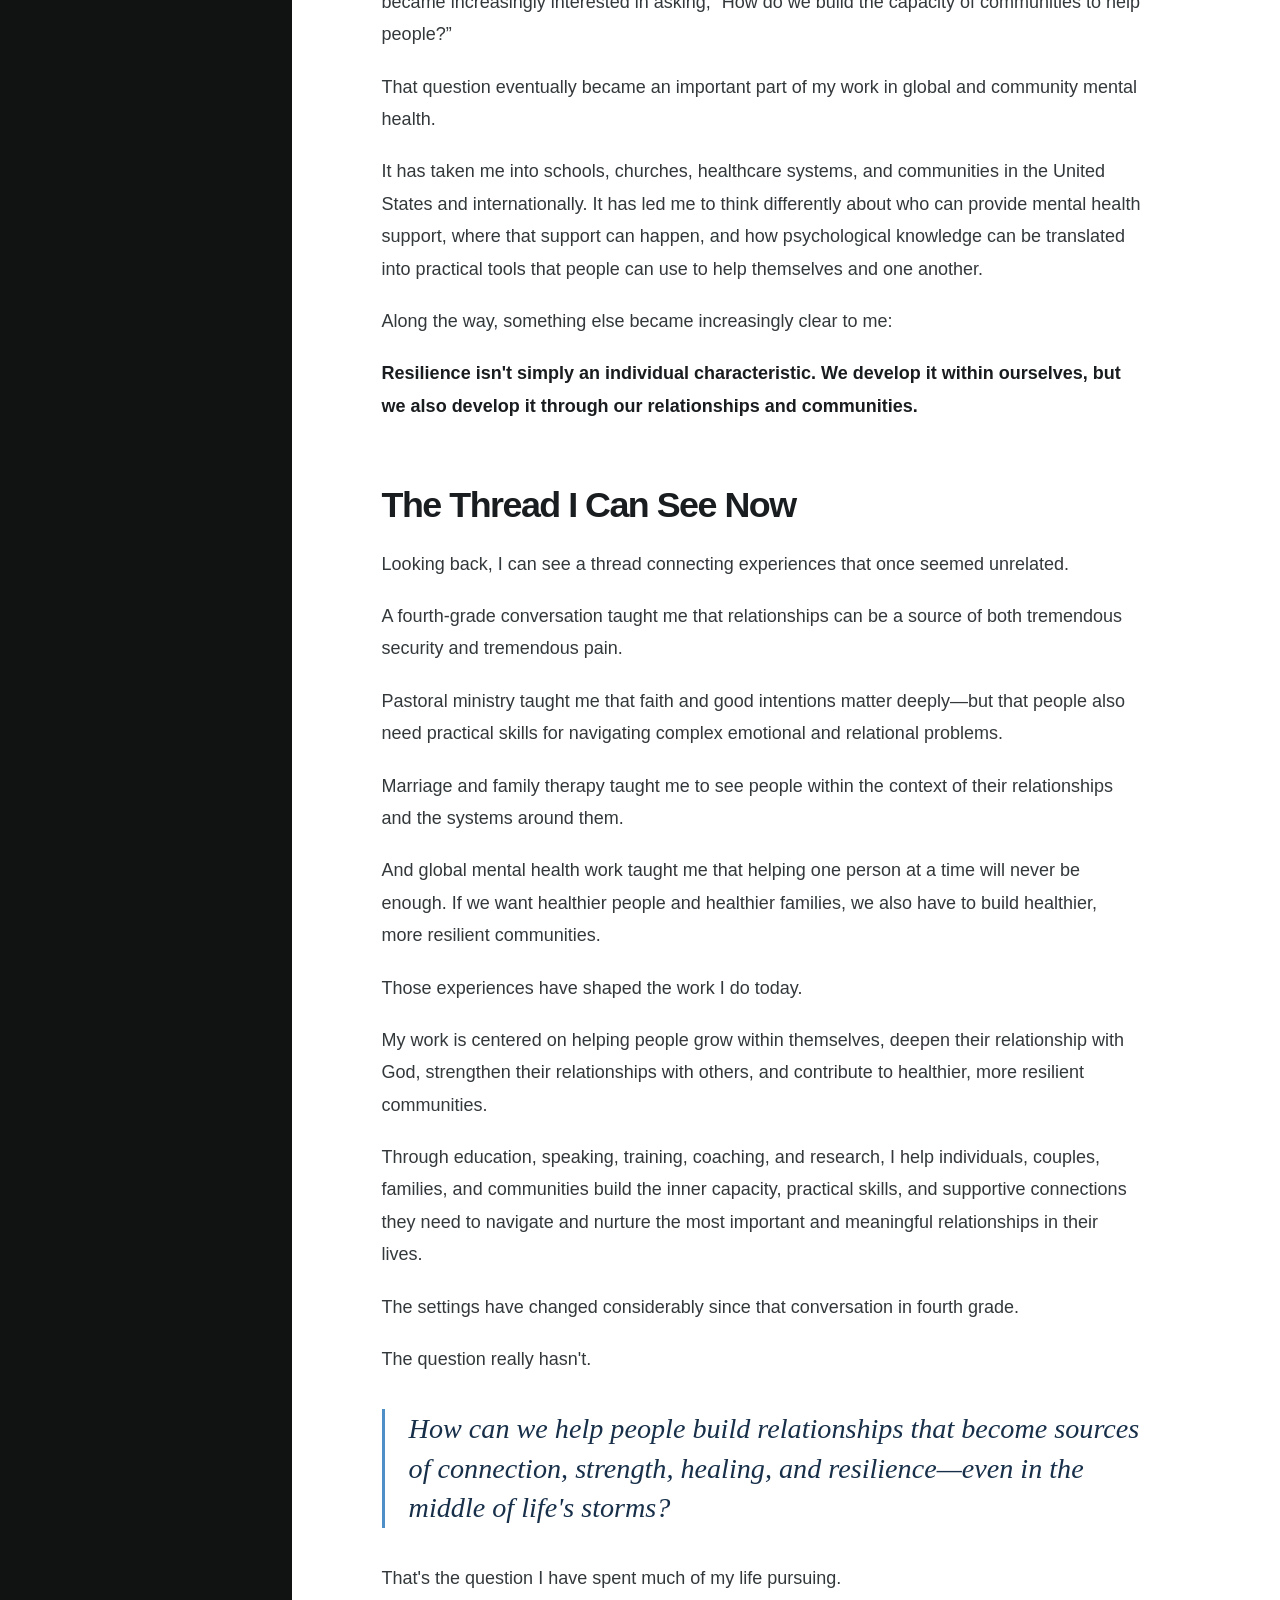
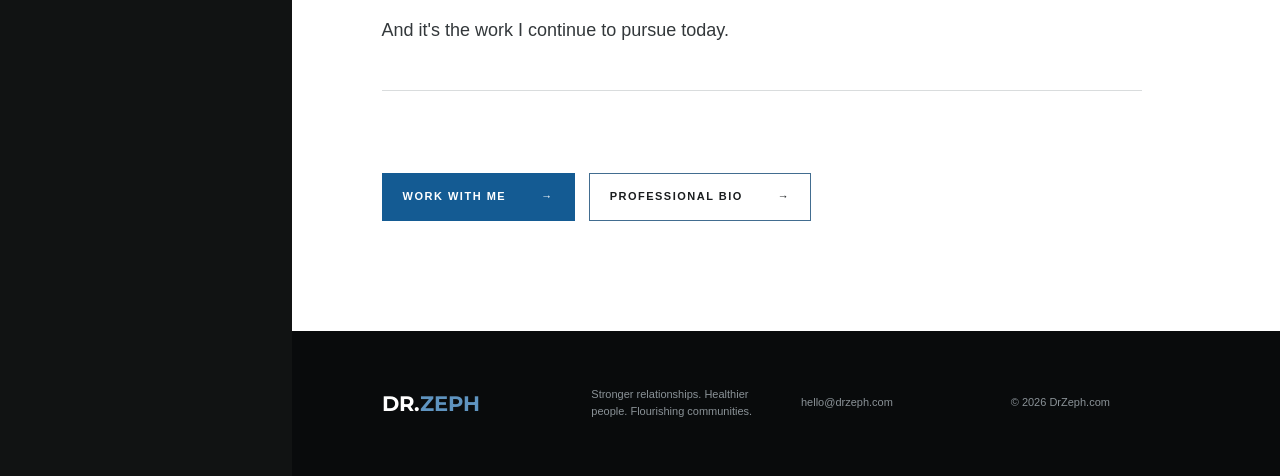
<file: drzeph/my-story.html>
<!DOCTYPE html>
<html lang="en">
<head>
<meta charset="utf-8">
<meta name="viewport" content="width=device-width, initial-scale=1">
<title>My Story — Dr. Zeph</title>
<meta name="description" content="A conversation with a friend in fourth grade shaped the mission of Dr. Zeph's life.">
<link rel="preconnect" href="https://fonts.googleapis.com">
<link rel="preconnect" href="https://fonts.gstatic.com" crossorigin>
<link href="https://fonts.googleapis.com/css2?family=Montserrat:wght@600;700;800;900&display=swap" rel="stylesheet">
<link rel="stylesheet" href="styles.css">
<script>document.documentElement.classList.add('js')</script>
</head>
<body>
<a class="skip" href="#main">Skip to content</a>

<header class="side">
  <a class="brand" href="index.html" aria-label="Dr. Zeph home">
    <b>DR.<span>ZEPH</span></b>
    <small>RELATIONSHIPS • RESILIENCE • COMMUNITY</small>
  </a>
  <button class="menu-btn" type="button" aria-label="Navigation menu" aria-expanded="false" aria-controls="nav"><span></span><span></span><span></span></button>
  <nav class="nav" id="nav" aria-label="Primary navigation">
    <div class="nav-group" data-current>
      <button type="button" aria-expanded="false" aria-controls="nav-about">ABOUT DR. ZEPH<i aria-hidden="true"></i></button>
      <div class="nav-links" id="nav-about">
        <a href="index.html#about">Who Is Dr. Zeph?</a>
        <a href="my-story.html" aria-current="page">My Story</a>
        <a href="index.html#bio">Professional Bio</a>
      </div>
    </div>
    <div class="nav-group">
      <button type="button" aria-expanded="false" aria-controls="nav-organizations">MY ORGANIZATIONS<i aria-hidden="true"></i></button>
      <div class="nav-links" id="nav-organizations">
        <a href="index.html#stormproof">STORM PROOF Relationships</a>
        <a href="index.html#rooted">ROOTED International</a>
      </div>
    </div>
    <div class="nav-group">
      <button type="button" aria-expanded="false" aria-controls="nav-work">WORK WITH ME<i aria-hidden="true"></i></button>
      <div class="nav-links" id="nav-work">
        <a href="work-with-me.html#speaking">Speaking</a>
        <a href="work-with-me.html#training">Training &amp; Workshops</a>
        <a href="work-with-me.html#media">Media &amp; Interviews</a>
      </div>
    </div>
    <div class="nav-group">
      <button type="button" aria-expanded="false" aria-controls="nav-explore">EXPLORE MY WORK<i aria-hidden="true"></i></button>
      <div class="nav-links" id="nav-explore">
        <a href="research.html">Research &amp; Scholarship</a>
        <a href="index.html#riss">Riss &amp; Dr. Zeph</a>
        <a href="books.html">Books &amp; Resources</a>
      </div>
    </div>
    <a class="nav-cta" href="work-with-me.html#connect">Work With Dr. Zeph <span aria-hidden="true">→</span></a>
  </nav>
  <div class="side-foot">
    <p>Strong people build strong relationships.<br>Strong relationships build strong communities.</p>
    <span>© <span data-year>2026</span> DrZeph.com</span>
  </div>
</header>

<main id="main">
<section class="page-hero">
  <a class="back" href="index.html#story">← Dr. Zeph</a>
  <p class="eyebrow">My Story</p>
  <h1>A conversation with a friend in fourth grade shaped <em>the mission of my life.</em></h1>
</section>

<section class="sec white">
  <article class="article">
    <p>I was fortunate to grow up in a stable home where I felt loved, nurtured, and secure. At that age, I assumed everyone's home was probably a lot like mine.</p>
    <p>One day at school, a friend mentioned that he had to go to his dad's house for the weekend. I didn't understand what he meant. As we talked, I learned that his parents were divorced. He told me how much it hurt him to see them fight and how difficult it was having to go back and forth between their homes.</p>
    <p>I don't remember everything about that conversation, but I remember the thought that has never left my mind:</p>
    <blockquote>“I want to help people have less painful relationships.”</blockquote>
    <p>Of course, I had no idea what that meant for my life. I was in the fourth grade. But looking back, I can see that something took root in me that day—a curiosity about relationships and a desire to understand why the people who matter most to us can also become sources of such deep pain.</p>
    <p>Years later, that question would find me again.</p>

    <h2>When Caring Wasn't Enough</h2>
    <p>My first professional path led me into theology and pastoral ministry.</p>
    <p>Faith had always been important to me, and ministry gave me the opportunity to walk alongside people during some of the most significant moments of their lives. But I quickly discovered that ministry also meant sitting with people in the middle of very complicated human problems.</p>
    <p>Individuals came to me with personal struggles. Couples came with marriages in distress. Parents came concerned about their children. Families were dealing with conflict, grief, trauma, and circumstances that couldn't be resolved with a sermon, a simple prayer, or a few encouraging words.</p>
    <p>I cared deeply about the people sitting across from me.</p>
    <p class="beat">But sometimes caring wasn't enough.</p>
    <p>I remember becoming increasingly aware that people were trusting me with problems I didn't feel adequately equipped to address. I could listen. I could pray with them. I could offer pastoral support. But I wanted to understand more about how people function, how relationships work, why families become stuck in destructive patterns, and what actually helps people change.</p>
    <p>That realization eventually led me to marriage and family therapy.</p>
    <p>Becoming a therapist gave me a new set of lenses. I began learning to look not only at individuals, but at relationships, families, patterns, systems, and the ways our experiences shape how we respond to one another.</p>
    <p>For years, the question that had begun in fourth grade remained at the center of my work:</p>
    <blockquote>How do we help people develop healthier relationships?</blockquote>
    <p>Then another conversation expanded the question.</p>

    <h2>What If You Only Have Five Minutes?</h2>
    <p>A few years into my work in the mental health field, I remember talking with a colleague who had been working in a refugee camp in Jordan.</p>
    <p>As they described the enormous mental health needs they were encountering, my clinical mind immediately went to work. I started thinking about the kinds of interventions that might help and talking about what we could do for people experiencing trauma, loss, displacement, and emotional distress.</p>
    <p>My colleague listened and then said something that stopped me:</p>
    <blockquote>“We only had about five minutes with each patient.”</blockquote>
    <p class="beat">Five minutes.</p>
    <p>Most of what I had been trained to do assumed something very different. Therapy assumed time. It assumed trained professionals. It assumed a setting where someone could sit with a therapist for an hour and return the following week.</p>
    <p>But what happens when those assumptions don't exist?</p>
    <p>What happens when hundreds—or thousands—of people need support and there simply aren't enough mental health professionals to provide it?</p>
    <p>What can you give someone in five minutes that might actually help?</p>
    <p>That conversation changed the way I thought about mental health.</p>
    <p>I began asking a different question. Instead of only asking, “How do we help this person?” I became increasingly interested in asking, “How do we build the capacity of communities to help people?”</p>
    <p>That question eventually became an important part of my work in global and community mental health.</p>
    <p>It has taken me into schools, churches, healthcare systems, and communities in the United States and internationally. It has led me to think differently about who can provide mental health support, where that support can happen, and how psychological knowledge can be translated into practical tools that people can use to help themselves and one another.</p>
    <p>Along the way, something else became increasingly clear to me:</p>
    <p class="beat">Resilience isn't simply an individual characteristic. We develop it within ourselves, but we also develop it through our relationships and communities.</p>

    <h2>The Thread I Can See Now</h2>
    <p>Looking back, I can see a thread connecting experiences that once seemed unrelated.</p>
    <p>A fourth-grade conversation taught me that relationships can be a source of both tremendous security and tremendous pain.</p>
    <p>Pastoral ministry taught me that faith and good intentions matter deeply—but that people also need practical skills for navigating complex emotional and relational problems.</p>
    <p>Marriage and family therapy taught me to see people within the context of their relationships and the systems around them.</p>
    <p>And global mental health work taught me that helping one person at a time will never be enough. If we want healthier people and healthier families, we also have to build healthier, more resilient communities.</p>
    <p>Those experiences have shaped the work I do today.</p>
    <p>My work is centered on helping people grow within themselves, deepen their relationship with God, strengthen their relationships with others, and contribute to healthier, more resilient communities.</p>
    <p>Through education, speaking, training, coaching, and research, I help individuals, couples, families, and communities build the inner capacity, practical skills, and supportive connections they need to navigate and nurture the most important and meaningful relationships in their lives.</p>
    <p>The settings have changed considerably since that conversation in fourth grade.</p>
    <p>The question really hasn't.</p>
    <blockquote>How can we help people build relationships that become sources of connection, strength, healing, and resilience—even in the middle of life's storms?</blockquote>
    <p>That's the question I have spent much of my life pursuing.</p>
    <p>And it's the work I continue to pursue today.</p>

    <div class="closing">
      <div class="end-links">
        <a class="btn solid" href="work-with-me.html">Work With Me <span aria-hidden="true">→</span></a>
        <a class="btn" href="index.html#bio">Professional Bio <span aria-hidden="true">→</span></a>
      </div>
    </div>
  </article>
</section>
<footer class="foot">
  <div class="mark">DR.<strong>ZEPH</strong></div>
  <p>Stronger relationships. Healthier people. Flourishing communities.</p>
  <a href="mailto:hello@drzeph.com">hello@drzeph.com</a>
  <span>© <span data-year>2026</span> DrZeph.com</span>
</footer>
</main>

<script src="script.js"></script>
</body>
</html>
</file>
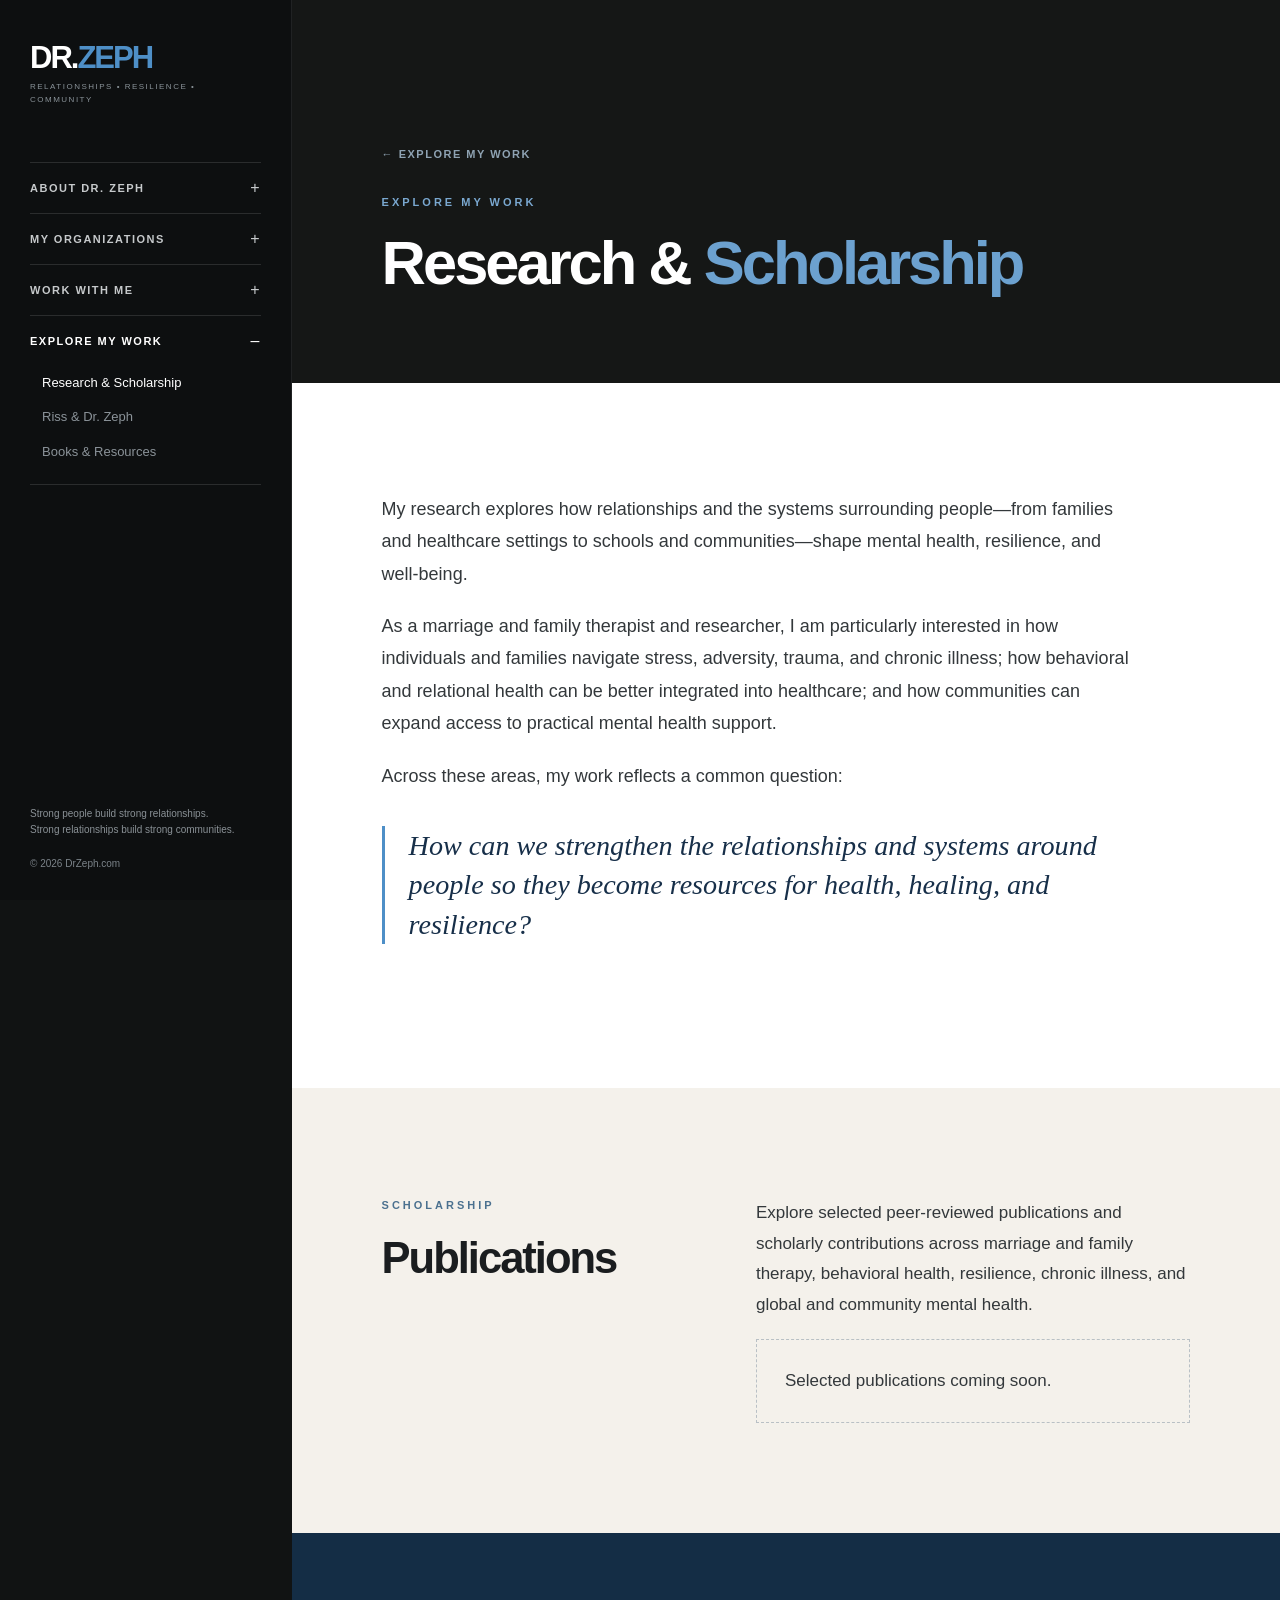
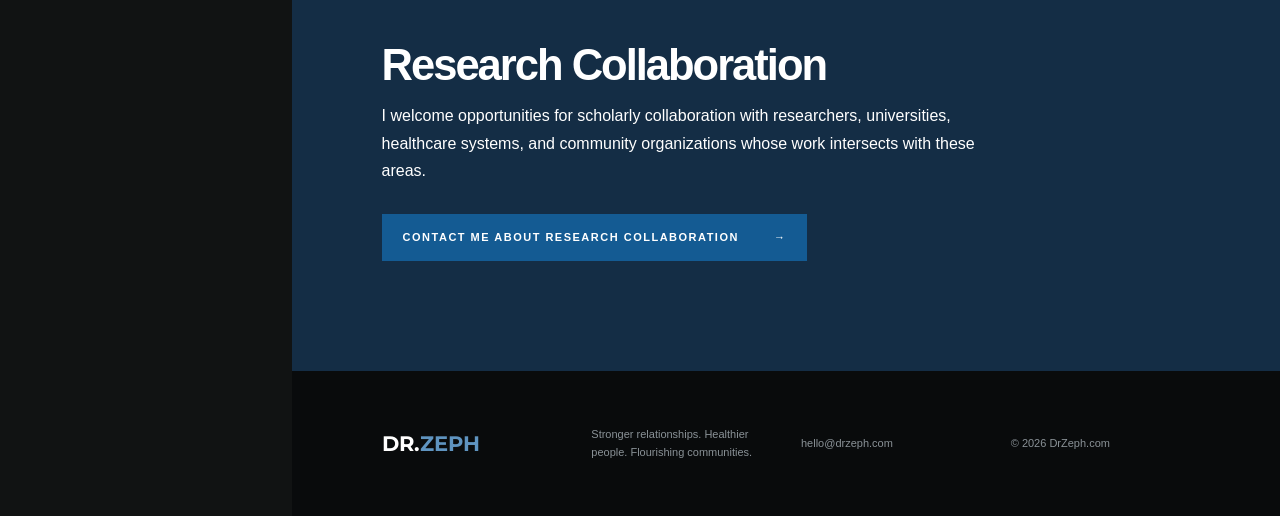
<file: drzeph/research.html>
<!DOCTYPE html>
<html lang="en">
<head>
<meta charset="utf-8">
<meta name="viewport" content="width=device-width, initial-scale=1">
<title>Research &amp; Scholarship — Dr. Zeph</title>
<meta name="description" content="Dr. Zeph's research on relationships, resilience, chronic illness, integrated behavioral health, and global and community mental health.">
<link rel="preconnect" href="https://fonts.googleapis.com">
<link rel="preconnect" href="https://fonts.gstatic.com" crossorigin>
<link href="https://fonts.googleapis.com/css2?family=Montserrat:wght@600;700;800;900&display=swap" rel="stylesheet">
<link rel="stylesheet" href="styles.css">
<script>document.documentElement.classList.add('js')</script>
</head>
<body>
<a class="skip" href="#main">Skip to content</a>

<header class="side">
  <a class="brand" href="index.html" aria-label="Dr. Zeph home">
    <b>DR.<span>ZEPH</span></b>
    <small>RELATIONSHIPS • RESILIENCE • COMMUNITY</small>
  </a>
  <button class="menu-btn" type="button" aria-label="Navigation menu" aria-expanded="false" aria-controls="nav"><span></span><span></span><span></span></button>
  <nav class="nav" id="nav" aria-label="Primary navigation">
    <div class="nav-group">
      <button type="button" aria-expanded="false" aria-controls="nav-about">ABOUT DR. ZEPH<i aria-hidden="true"></i></button>
      <div class="nav-links" id="nav-about">
        <a href="index.html#about">Who Is Dr. Zeph?</a>
        <a href="my-story.html">My Story</a>
        <a href="index.html#bio">Professional Bio</a>
      </div>
    </div>
    <div class="nav-group">
      <button type="button" aria-expanded="false" aria-controls="nav-organizations">MY ORGANIZATIONS<i aria-hidden="true"></i></button>
      <div class="nav-links" id="nav-organizations">
        <a href="index.html#stormproof">STORM PROOF Relationships</a>
        <a href="index.html#rooted">ROOTED International</a>
      </div>
    </div>
    <div class="nav-group">
      <button type="button" aria-expanded="false" aria-controls="nav-work">WORK WITH ME<i aria-hidden="true"></i></button>
      <div class="nav-links" id="nav-work">
        <a href="work-with-me.html#speaking">Speaking</a>
        <a href="work-with-me.html#training">Training &amp; Workshops</a>
        <a href="work-with-me.html#media">Media &amp; Interviews</a>
      </div>
    </div>
    <div class="nav-group" data-current>
      <button type="button" aria-expanded="false" aria-controls="nav-explore">EXPLORE MY WORK<i aria-hidden="true"></i></button>
      <div class="nav-links" id="nav-explore">
        <a href="research.html" aria-current="page">Research &amp; Scholarship</a>
        <a href="index.html#riss">Riss &amp; Dr. Zeph</a>
        <a href="books.html">Books &amp; Resources</a>
      </div>
    </div>
    <a class="nav-cta" href="work-with-me.html#connect">Work With Dr. Zeph <span aria-hidden="true">→</span></a>
  </nav>
  <div class="side-foot">
    <p>Strong people build strong relationships.<br>Strong relationships build strong communities.</p>
    <span>© <span data-year>2026</span> DrZeph.com</span>
  </div>
</header>

<main id="main">
<section class="page-hero">
  <a class="back" href="index.html#explore">← Explore My Work</a>
  <p class="eyebrow">Explore My Work</p>
  <h1>Research &amp; <em>Scholarship</em></h1>
</section>

<section class="sec white">
  <article class="article">
    <p>My research explores how relationships and the systems surrounding people—from families and healthcare settings to schools and communities—shape mental health, resilience, and well-being.</p>
    <p>As a marriage and family therapist and researcher, I am particularly interested in how individuals and families navigate stress, adversity, trauma, and chronic illness; how behavioral and relational health can be better integrated into healthcare; and how communities can expand access to practical mental health support.</p>
    <p>Across these areas, my work reflects a common question:</p>
    <blockquote>How can we strengthen the relationships and systems around people so they become resources for health, healing, and resilience?</blockquote>
  </article>
</section>

<section class="sec sand" id="publications">
  <div class="split">
    <div>
      <p class="eyebrow">Scholarship</p>
      <h2 class="display sm">Publications</h2>
    </div>
    <div class="stack">
      <p>Explore selected peer-reviewed publications and scholarly contributions across marriage and family therapy, behavioral health, resilience, chronic illness, and global and community mental health.</p>
      <!-- TODO: replace this placeholder with the publications list once it arrives. -->
      <p class="soon">Selected publications coming soon.</p>
    </div>
  </div>
</section>

<section class="sec navy" id="collaboration">
  <div class="cta">
    <div>
      <h2 class="display sm">Research Collaboration</h2>
      <p>I welcome opportunities for scholarly collaboration with researchers, universities, healthcare systems, and community organizations whose work intersects with these areas.</p>
    </div>
    <!-- TODO: confirm where this button should lead; it emails for now. -->
    <a class="btn solid" href="mailto:hello@drzeph.com?subject=Research%20Collaboration">Contact Me About Research Collaboration <span aria-hidden="true">→</span></a>
  </div>
</section>
<footer class="foot">
  <div class="mark">DR.<strong>ZEPH</strong></div>
  <p>Stronger relationships. Healthier people. Flourishing communities.</p>
  <a href="mailto:hello@drzeph.com">hello@drzeph.com</a>
  <span>© <span data-year>2026</span> DrZeph.com</span>
</footer>
</main>

<script src="script.js"></script>
</body>
</html>
</file>
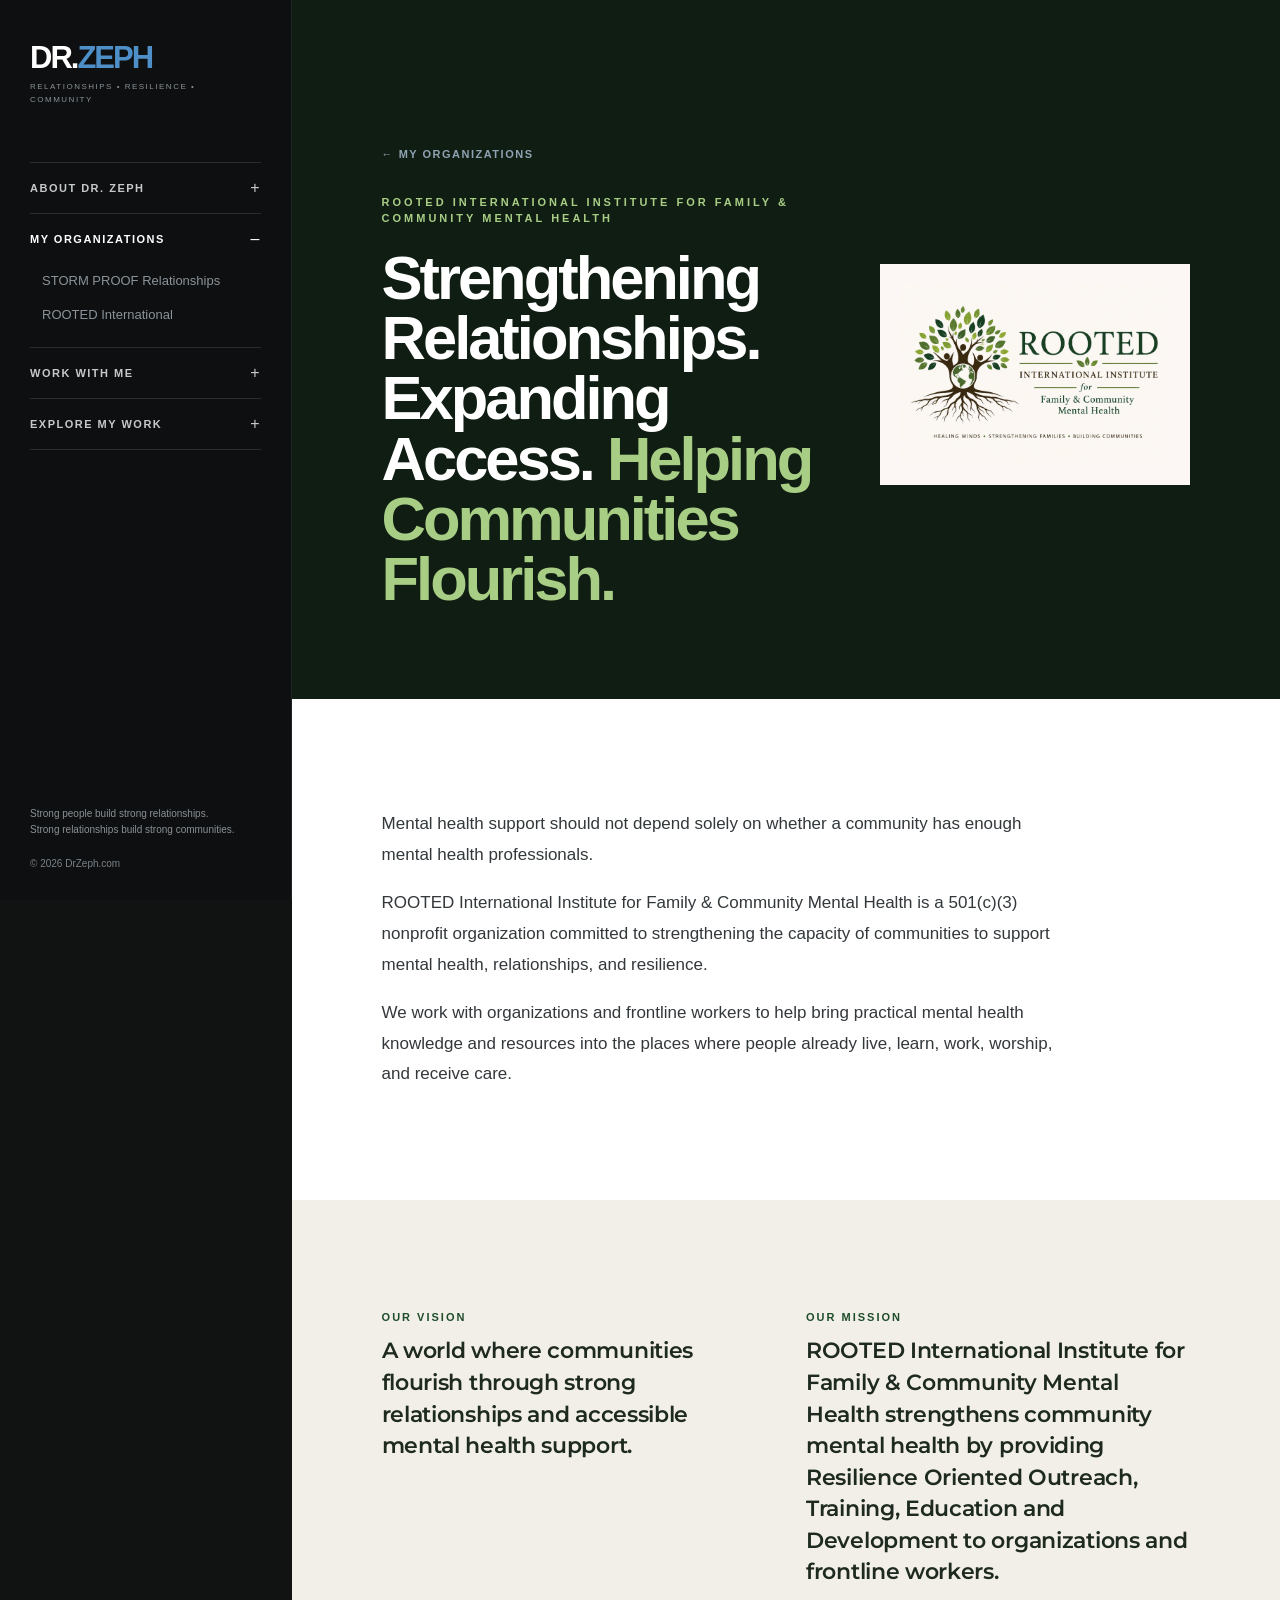
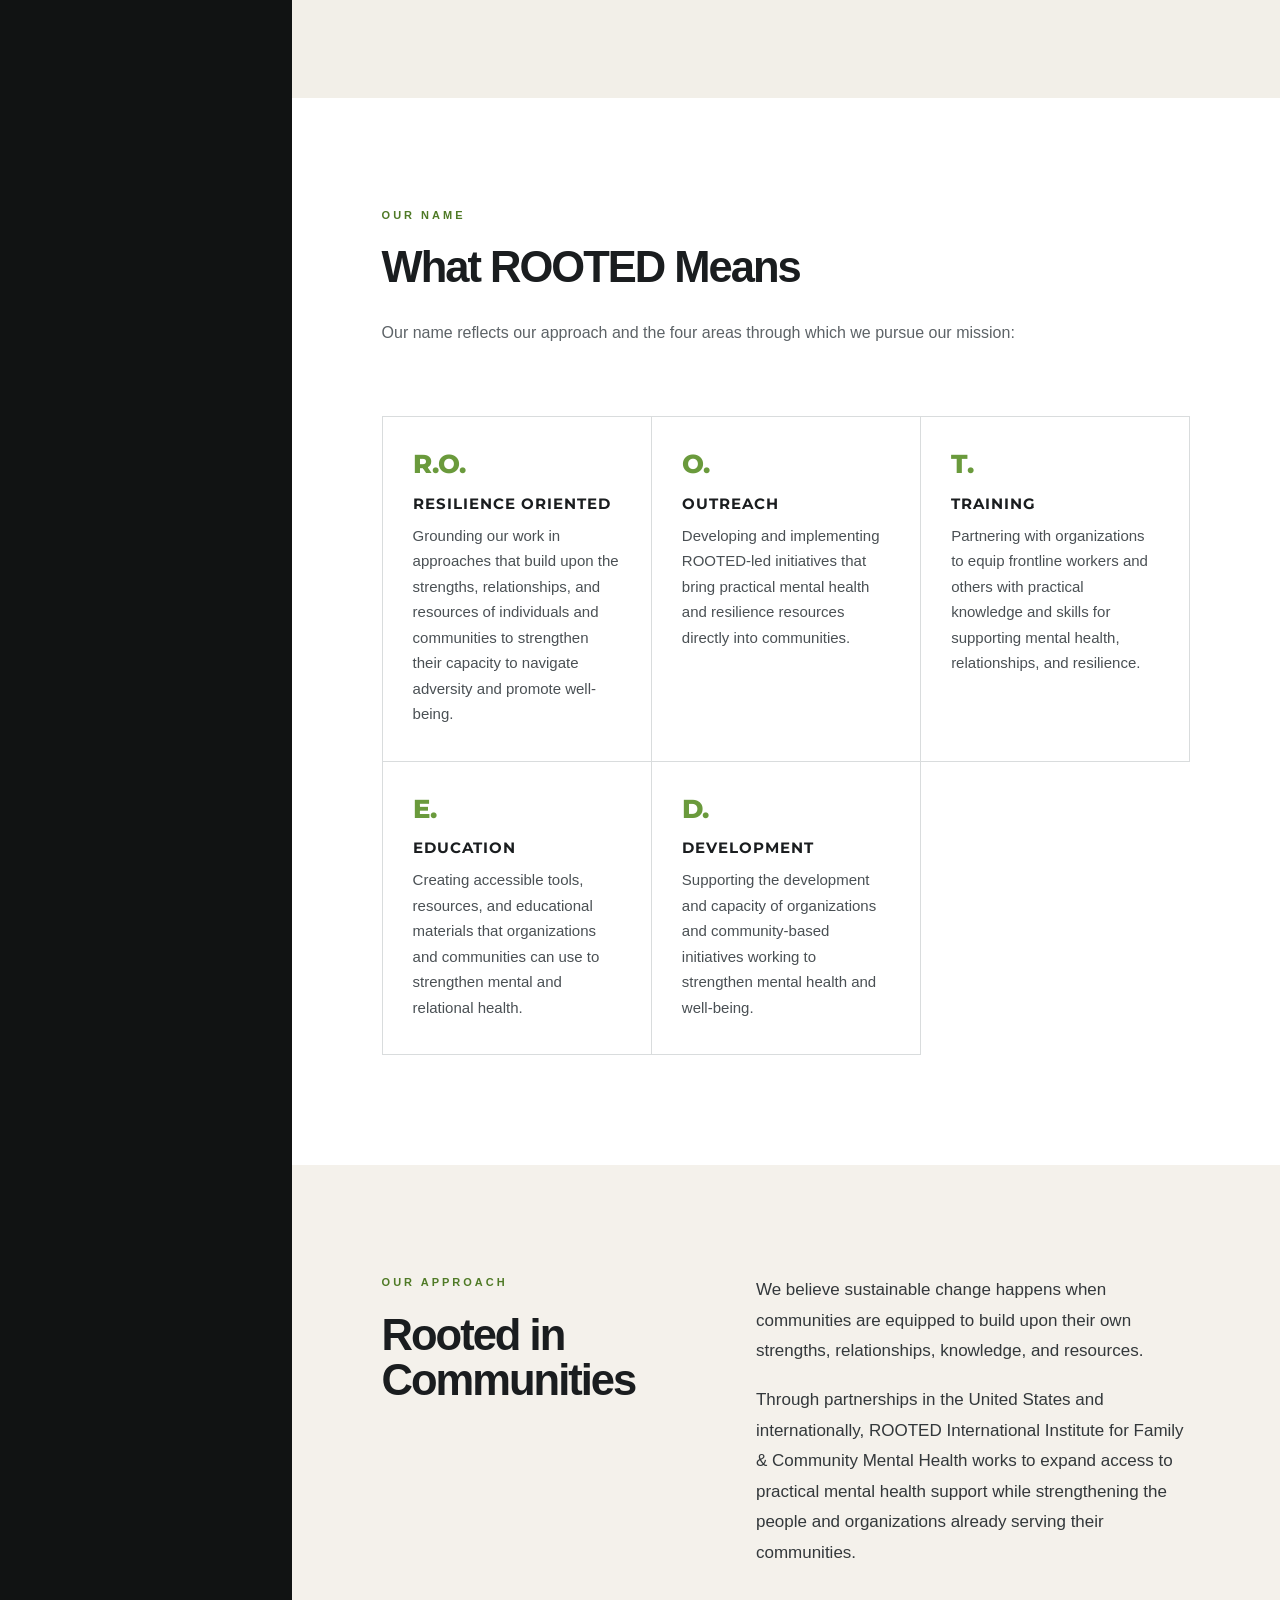
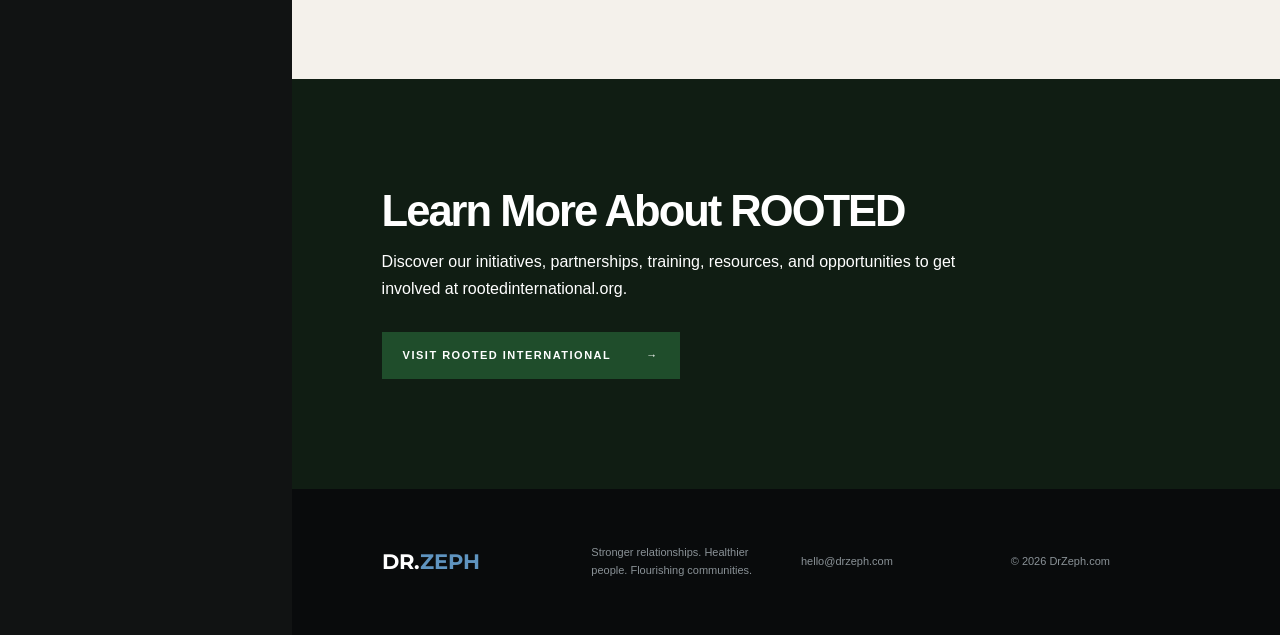
<file: drzeph/rooted.html>
<!DOCTYPE html>
<html lang="en">
<head>
<meta charset="utf-8">
<meta name="viewport" content="width=device-width, initial-scale=1">
<title>ROOTED International Institute for Family &amp; Community Mental Health — Dr. Zeph</title>
<meta name="description" content="ROOTED International strengthens community mental health through Resilience Oriented Outreach, Training, Education and Development.">
<link rel="preconnect" href="https://fonts.googleapis.com">
<link rel="preconnect" href="https://fonts.gstatic.com" crossorigin>
<link href="https://fonts.googleapis.com/css2?family=Montserrat:wght@600;700;800;900&display=swap" rel="stylesheet">
<link rel="stylesheet" href="styles.css">
<script>document.documentElement.classList.add('js')</script>
</head>
<body class="rooted-page">
<a class="skip" href="#main">Skip to content</a>

<header class="side">
  <a class="brand" href="index.html" aria-label="Dr. Zeph home">
    <b>DR.<span>ZEPH</span></b>
    <small>RELATIONSHIPS • RESILIENCE • COMMUNITY</small>
  </a>
  <button class="menu-btn" type="button" aria-label="Navigation menu" aria-expanded="false" aria-controls="nav"><span></span><span></span><span></span></button>
  <nav class="nav" id="nav" aria-label="Primary navigation">
    <div class="nav-group">
      <button type="button" aria-expanded="false" aria-controls="nav-about">ABOUT DR. ZEPH<i aria-hidden="true"></i></button>
      <div class="nav-links" id="nav-about">
        <a href="index.html#about">Who Is Dr. Zeph?</a>
        <a href="my-story.html">My Story</a>
        <a href="index.html#bio">Professional Bio</a>
      </div>
    </div>
    <div class="nav-group" data-current>
      <button type="button" aria-expanded="false" aria-controls="nav-organizations">MY ORGANIZATIONS<i aria-hidden="true"></i></button>
      <div class="nav-links" id="nav-organizations">
        <a href="index.html#stormproof">STORM PROOF Relationships</a>
        <a href="index.html#rooted">ROOTED International</a>
      </div>
    </div>
    <div class="nav-group">
      <button type="button" aria-expanded="false" aria-controls="nav-work">WORK WITH ME<i aria-hidden="true"></i></button>
      <div class="nav-links" id="nav-work">
        <a href="work-with-me.html#speaking">Speaking</a>
        <a href="work-with-me.html#training">Training &amp; Workshops</a>
        <a href="work-with-me.html#media">Media &amp; Interviews</a>
      </div>
    </div>
    <div class="nav-group">
      <button type="button" aria-expanded="false" aria-controls="nav-explore">EXPLORE MY WORK<i aria-hidden="true"></i></button>
      <div class="nav-links" id="nav-explore">
        <a href="research.html">Research &amp; Scholarship</a>
        <a href="index.html#riss">Riss &amp; Dr. Zeph</a>
        <a href="books.html">Books &amp; Resources</a>
      </div>
    </div>
    <a class="nav-cta" href="work-with-me.html#connect">Work With Dr. Zeph <span aria-hidden="true">→</span></a>
  </nav>
  <div class="side-foot">
    <p>Strong people build strong relationships.<br>Strong relationships build strong communities.</p>
    <span>© <span data-year>2026</span> DrZeph.com</span>
  </div>
</header>

<main id="main">
<section class="page-hero split">
  <div>
    <a class="back" href="index.html#rooted">← My Organizations</a>
    <p class="eyebrow">ROOTED International Institute for Family &amp; Community Mental Health</p>
    <h1>Strengthening Relationships. Expanding Access. <em>Helping Communities Flourish.</em></h1>
  </div>
  <div class="logo-card">
    <picture>
      <source srcset="assets/rooted-logo.webp" type="image/webp">
      <img src="assets/rooted-logo.png" alt="ROOTED International Institute for Family &amp; Community Mental Health logo" width="1535" height="1024">
    </picture>
  </div>
</section>

<section class="sec white">
  <div class="stack measure">
    <p>Mental health support should not depend solely on whether a community has enough mental health professionals.</p>
    <p>ROOTED International Institute for Family &amp; Community Mental Health is a 501(c)(3) nonprofit organization committed to strengthening the capacity of communities to support mental health, relationships, and resilience.</p>
    <p>We work with organizations and frontline workers to help bring practical mental health knowledge and resources into the places where people already live, learn, work, worship, and receive care.</p>
  </div>
</section>

<section class="sec cream">
  <div class="pair">
    <div>
      <b>OUR VISION</b>
      <p>A world where communities flourish through strong relationships and accessible mental health support.</p>
    </div>
    <div>
      <b>OUR MISSION</b>
      <p>ROOTED International Institute for Family &amp; Community Mental Health strengthens community mental health by providing Resilience Oriented Outreach, Training, Education and Development to organizations and frontline workers.</p>
    </div>
  </div>
</section>

<section class="sec white">
  <div class="sec-head">
    <p class="eyebrow">Our Name</p>
    <h2 class="display sm">What ROOTED Means</h2>
    <p class="muted measure">Our name reflects our approach and the four areas through which we pursue our mission:</p>
  </div>
  <div class="tiles green">
    <div><span class="n">R.O.</span><h3>Resilience Oriented</h3><p>Grounding our work in approaches that build upon the strengths, relationships, and resources of individuals and communities to strengthen their capacity to navigate adversity and promote well-being.</p></div>
    <div><span class="n">O.</span><h3>Outreach</h3><p>Developing and implementing ROOTED-led initiatives that bring practical mental health and resilience resources directly into communities.</p></div>
    <div><span class="n">T.</span><h3>Training</h3><p>Partnering with organizations to equip frontline workers and others with practical knowledge and skills for supporting mental health, relationships, and resilience.</p></div>
    <div><span class="n">E.</span><h3>Education</h3><p>Creating accessible tools, resources, and educational materials that organizations and communities can use to strengthen mental and relational health.</p></div>
    <div><span class="n">D.</span><h3>Development</h3><p>Supporting the development and capacity of organizations and community-based initiatives working to strengthen mental health and well-being.</p></div>
  </div>
</section>

<section class="sec sand">
  <div class="split">
    <div>
      <p class="eyebrow">Our Approach</p>
      <h2 class="display sm">Rooted in Communities</h2>
    </div>
    <div class="stack">
      <p>We believe sustainable change happens when communities are equipped to build upon their own strengths, relationships, knowledge, and resources.</p>
      <p>Through partnerships in the United States and internationally, ROOTED International Institute for Family &amp; Community Mental Health works to expand access to practical mental health support while strengthening the people and organizations already serving their communities.</p>
    </div>
  </div>
</section>

<section class="sec forest">
  <div class="cta">
    <div>
      <h2 class="display sm">Learn More About ROOTED</h2>
      <p>Discover our initiatives, partnerships, training, resources, and opportunities to get involved at rootedinternational.org.</p>
    </div>
    <a class="btn solid" href="https://rootedinternational.org">Visit ROOTED International <span aria-hidden="true">→</span></a>
  </div>
</section>
<footer class="foot">
  <div class="mark">DR.<strong>ZEPH</strong></div>
  <p>Stronger relationships. Healthier people. Flourishing communities.</p>
  <a href="mailto:hello@drzeph.com">hello@drzeph.com</a>
  <span>© <span data-year>2026</span> DrZeph.com</span>
</footer>
</main>

<script src="script.js"></script>
</body>
</html>
</file>
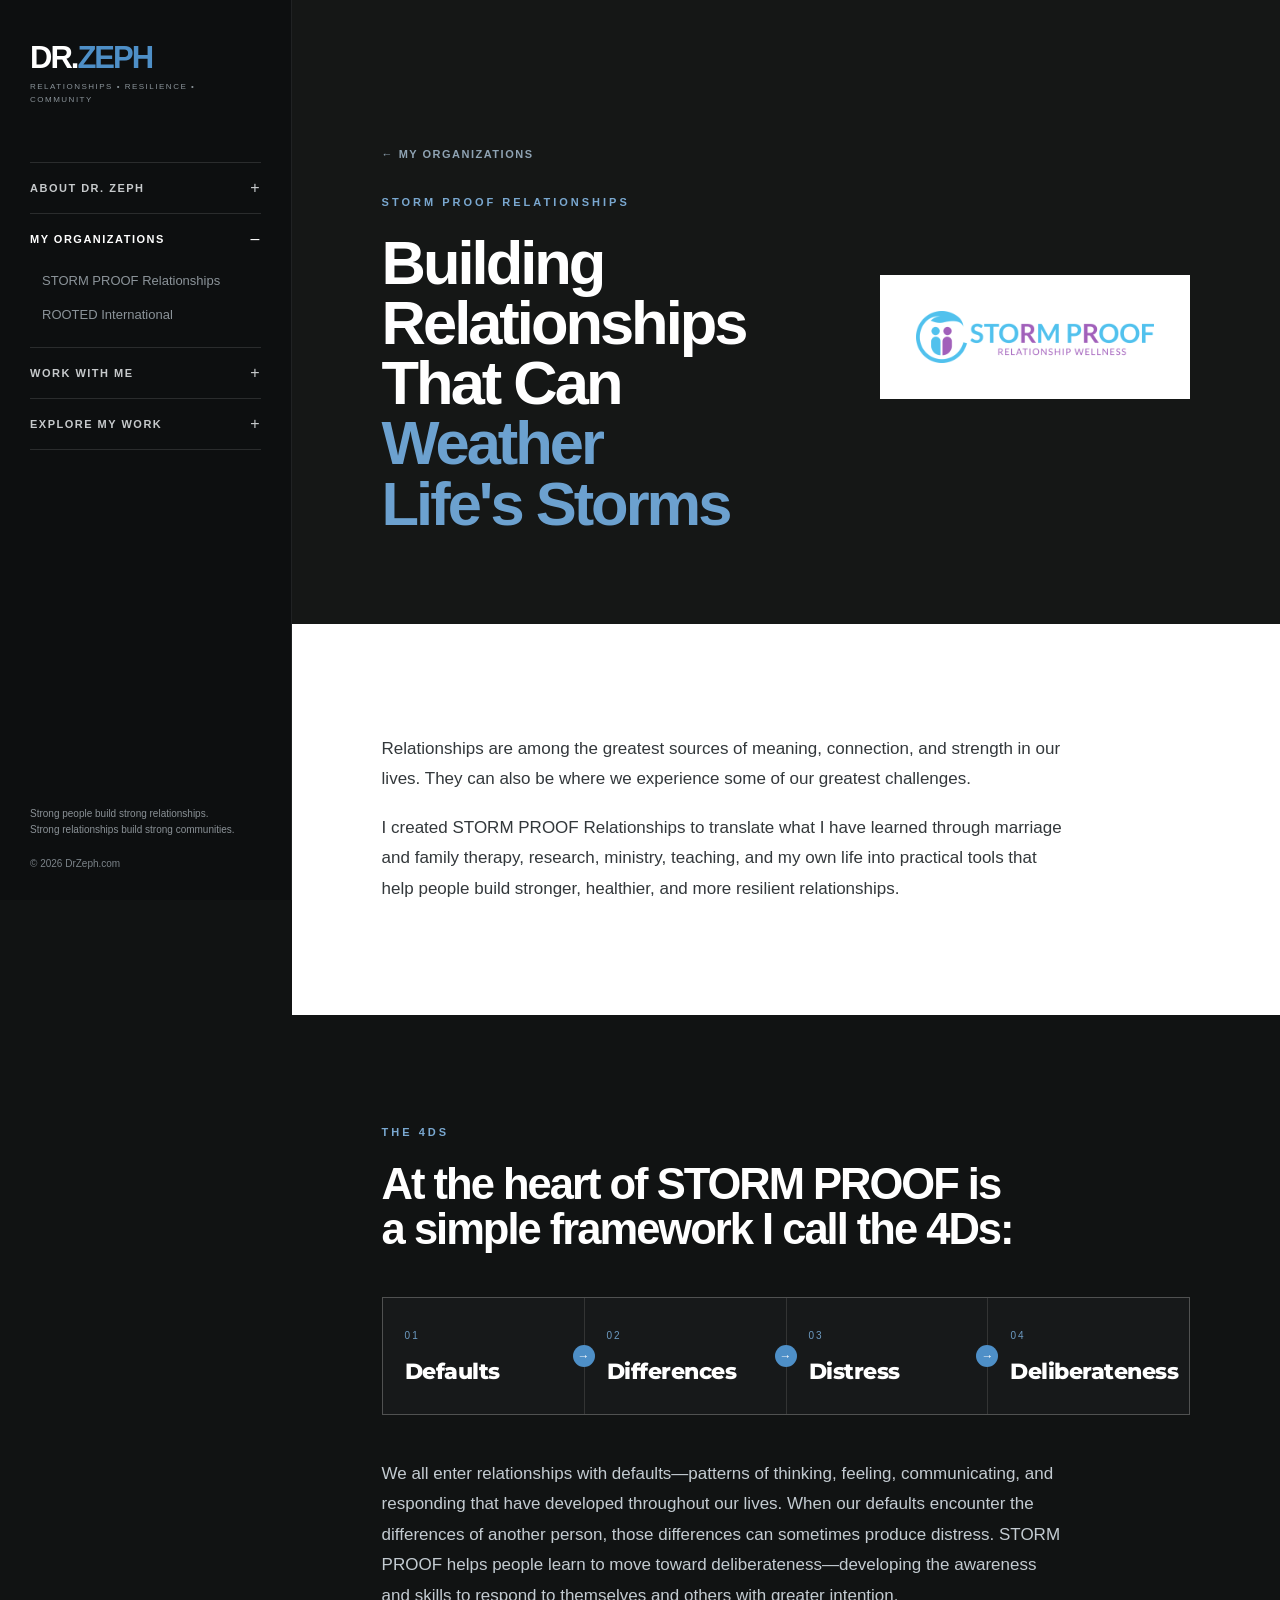
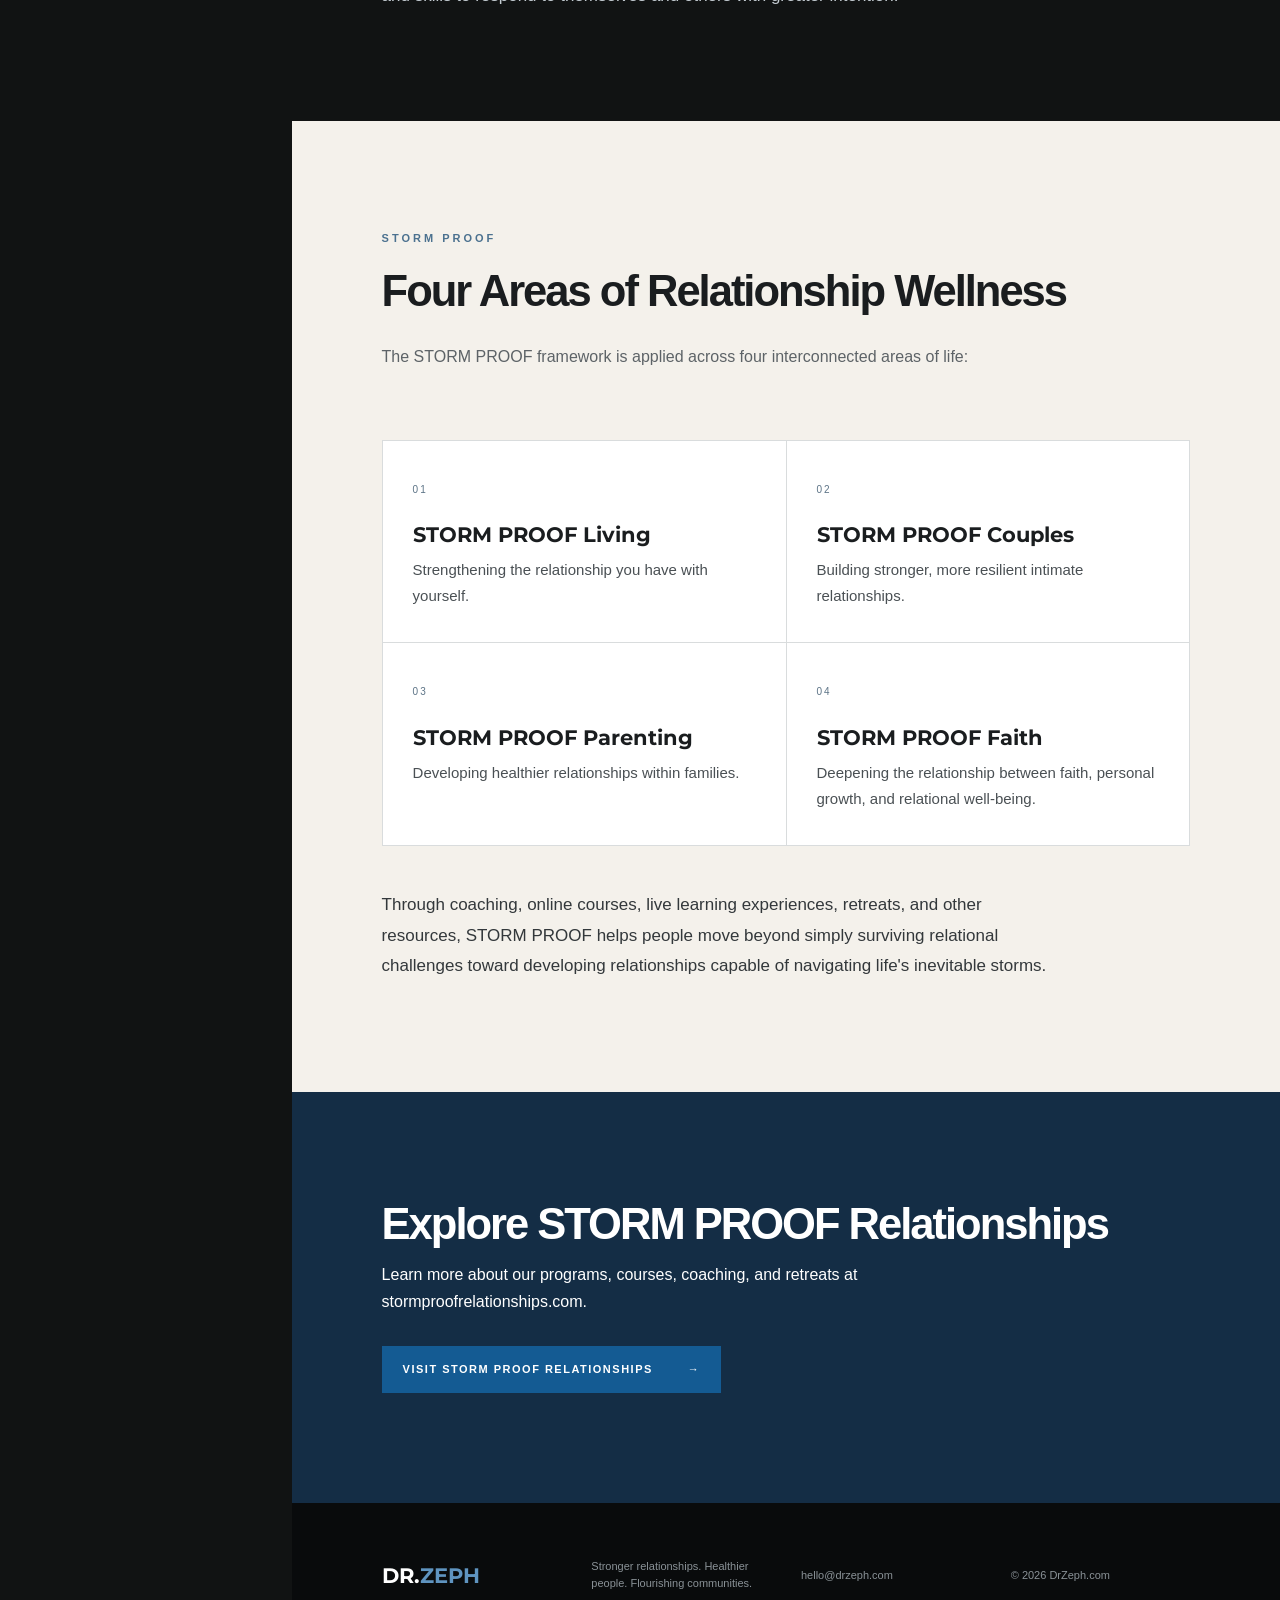
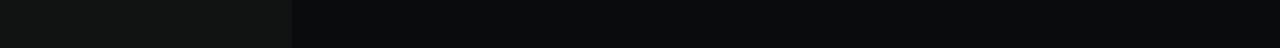
<file: drzeph/stormproof.html>
<!DOCTYPE html>
<html lang="en">
<head>
<meta charset="utf-8">
<meta name="viewport" content="width=device-width, initial-scale=1">
<title>STORM PROOF Relationships — Dr. Zeph</title>
<meta name="description" content="STORM PROOF Relationships helps individuals, couples, and families build stronger, healthier, and more resilient relationships.">
<link rel="preconnect" href="https://fonts.googleapis.com">
<link rel="preconnect" href="https://fonts.gstatic.com" crossorigin>
<link href="https://fonts.googleapis.com/css2?family=Montserrat:wght@600;700;800;900&display=swap" rel="stylesheet">
<link rel="stylesheet" href="styles.css">
<script>document.documentElement.classList.add('js')</script>
</head>
<body>
<a class="skip" href="#main">Skip to content</a>

<header class="side">
  <a class="brand" href="index.html" aria-label="Dr. Zeph home">
    <b>DR.<span>ZEPH</span></b>
    <small>RELATIONSHIPS • RESILIENCE • COMMUNITY</small>
  </a>
  <button class="menu-btn" type="button" aria-label="Navigation menu" aria-expanded="false" aria-controls="nav"><span></span><span></span><span></span></button>
  <nav class="nav" id="nav" aria-label="Primary navigation">
    <div class="nav-group">
      <button type="button" aria-expanded="false" aria-controls="nav-about">ABOUT DR. ZEPH<i aria-hidden="true"></i></button>
      <div class="nav-links" id="nav-about">
        <a href="index.html#about">Who Is Dr. Zeph?</a>
        <a href="my-story.html">My Story</a>
        <a href="index.html#bio">Professional Bio</a>
      </div>
    </div>
    <div class="nav-group" data-current>
      <button type="button" aria-expanded="false" aria-controls="nav-organizations">MY ORGANIZATIONS<i aria-hidden="true"></i></button>
      <div class="nav-links" id="nav-organizations">
        <a href="index.html#stormproof">STORM PROOF Relationships</a>
        <a href="index.html#rooted">ROOTED International</a>
      </div>
    </div>
    <div class="nav-group">
      <button type="button" aria-expanded="false" aria-controls="nav-work">WORK WITH ME<i aria-hidden="true"></i></button>
      <div class="nav-links" id="nav-work">
        <a href="work-with-me.html#speaking">Speaking</a>
        <a href="work-with-me.html#training">Training &amp; Workshops</a>
        <a href="work-with-me.html#media">Media &amp; Interviews</a>
      </div>
    </div>
    <div class="nav-group">
      <button type="button" aria-expanded="false" aria-controls="nav-explore">EXPLORE MY WORK<i aria-hidden="true"></i></button>
      <div class="nav-links" id="nav-explore">
        <a href="research.html">Research &amp; Scholarship</a>
        <a href="index.html#riss">Riss &amp; Dr. Zeph</a>
        <a href="books.html">Books &amp; Resources</a>
      </div>
    </div>
    <a class="nav-cta" href="work-with-me.html#connect">Work With Dr. Zeph <span aria-hidden="true">→</span></a>
  </nav>
  <div class="side-foot">
    <p>Strong people build strong relationships.<br>Strong relationships build strong communities.</p>
    <span>© <span data-year>2026</span> DrZeph.com</span>
  </div>
</header>

<main id="main">
<section class="page-hero split">
  <div>
    <a class="back" href="index.html#stormproof">← My Organizations</a>
    <p class="eyebrow">STORM PROOF Relationships</p>
    <h1>Building Relationships That Can <em>Weather Life's Storms</em></h1>
  </div>
  <div class="logo-card"><img src="assets/stormproof-logo.png" alt="STORM PROOF Relationships logo" width="1200" height="260"></div>
</section>

<section class="sec white">
  <div class="stack measure">
    <p>Relationships are among the greatest sources of meaning, connection, and strength in our lives. They can also be where we experience some of our greatest challenges.</p>
    <p>I created STORM PROOF Relationships to translate what I have learned through marriage and family therapy, research, ministry, teaching, and my own life into practical tools that help people build stronger, healthier, and more resilient relationships.</p>
  </div>
</section>

<section class="sec dark">
  <p class="eyebrow">The 4Ds</p>
  <h2 class="display sm">At the heart of STORM PROOF is a simple framework I call the 4Ds:</h2>
  <ol class="flow">
    <li><span>01</span><b>Defaults</b></li>
    <li><span>02</span><b>Differences</b></li>
    <li><span>03</span><b>Distress</b></li>
    <li><span>04</span><b>Deliberateness</b></li>
  </ol>
  <div class="stack measure">
    <p>We all enter relationships with defaults—patterns of thinking, feeling, communicating, and responding that have developed throughout our lives. When our defaults encounter the differences of another person, those differences can sometimes produce distress. STORM PROOF helps people learn to move toward deliberateness—developing the awareness and skills to respond to themselves and others with greater intention.</p>
  </div>
</section>

<section class="sec sand">
  <div class="sec-head">
    <p class="eyebrow">STORM PROOF</p>
    <h2 class="display sm">Four Areas of Relationship Wellness</h2>
    <p class="muted measure">The STORM PROOF framework is applied across four interconnected areas of life:</p>
  </div>
  <div class="tiles two">
    <div><span class="n">01</span><h3>STORM PROOF Living</h3><p>Strengthening the relationship you have with yourself.</p></div>
    <div><span class="n">02</span><h3>STORM PROOF Couples</h3><p>Building stronger, more resilient intimate relationships.</p></div>
    <div><span class="n">03</span><h3>STORM PROOF Parenting</h3><p>Developing healthier relationships within families.</p></div>
    <div><span class="n">04</span><h3>STORM PROOF Faith</h3><p>Deepening the relationship between faith, personal growth, and relational well-being.</p></div>
  </div>
  <div class="stack measure" style="margin-top:44px">
    <p>Through coaching, online courses, live learning experiences, retreats, and other resources, STORM PROOF helps people move beyond simply surviving relational challenges toward developing relationships capable of navigating life's inevitable storms.</p>
  </div>
</section>

<section class="sec navy">
  <div class="cta">
    <div>
      <h2 class="display sm">Explore STORM PROOF Relationships</h2>
      <p>Learn more about our programs, courses, coaching, and retreats at stormproofrelationships.com.</p>
    </div>
    <a class="btn solid" href="https://stormproofrelationships.com">Visit STORM PROOF Relationships <span aria-hidden="true">→</span></a>
  </div>
</section>
<footer class="foot">
  <div class="mark">DR.<strong>ZEPH</strong></div>
  <p>Stronger relationships. Healthier people. Flourishing communities.</p>
  <a href="mailto:hello@drzeph.com">hello@drzeph.com</a>
  <span>© <span data-year>2026</span> DrZeph.com</span>
</footer>
</main>

<script src="script.js"></script>
</body>
</html>
</file>
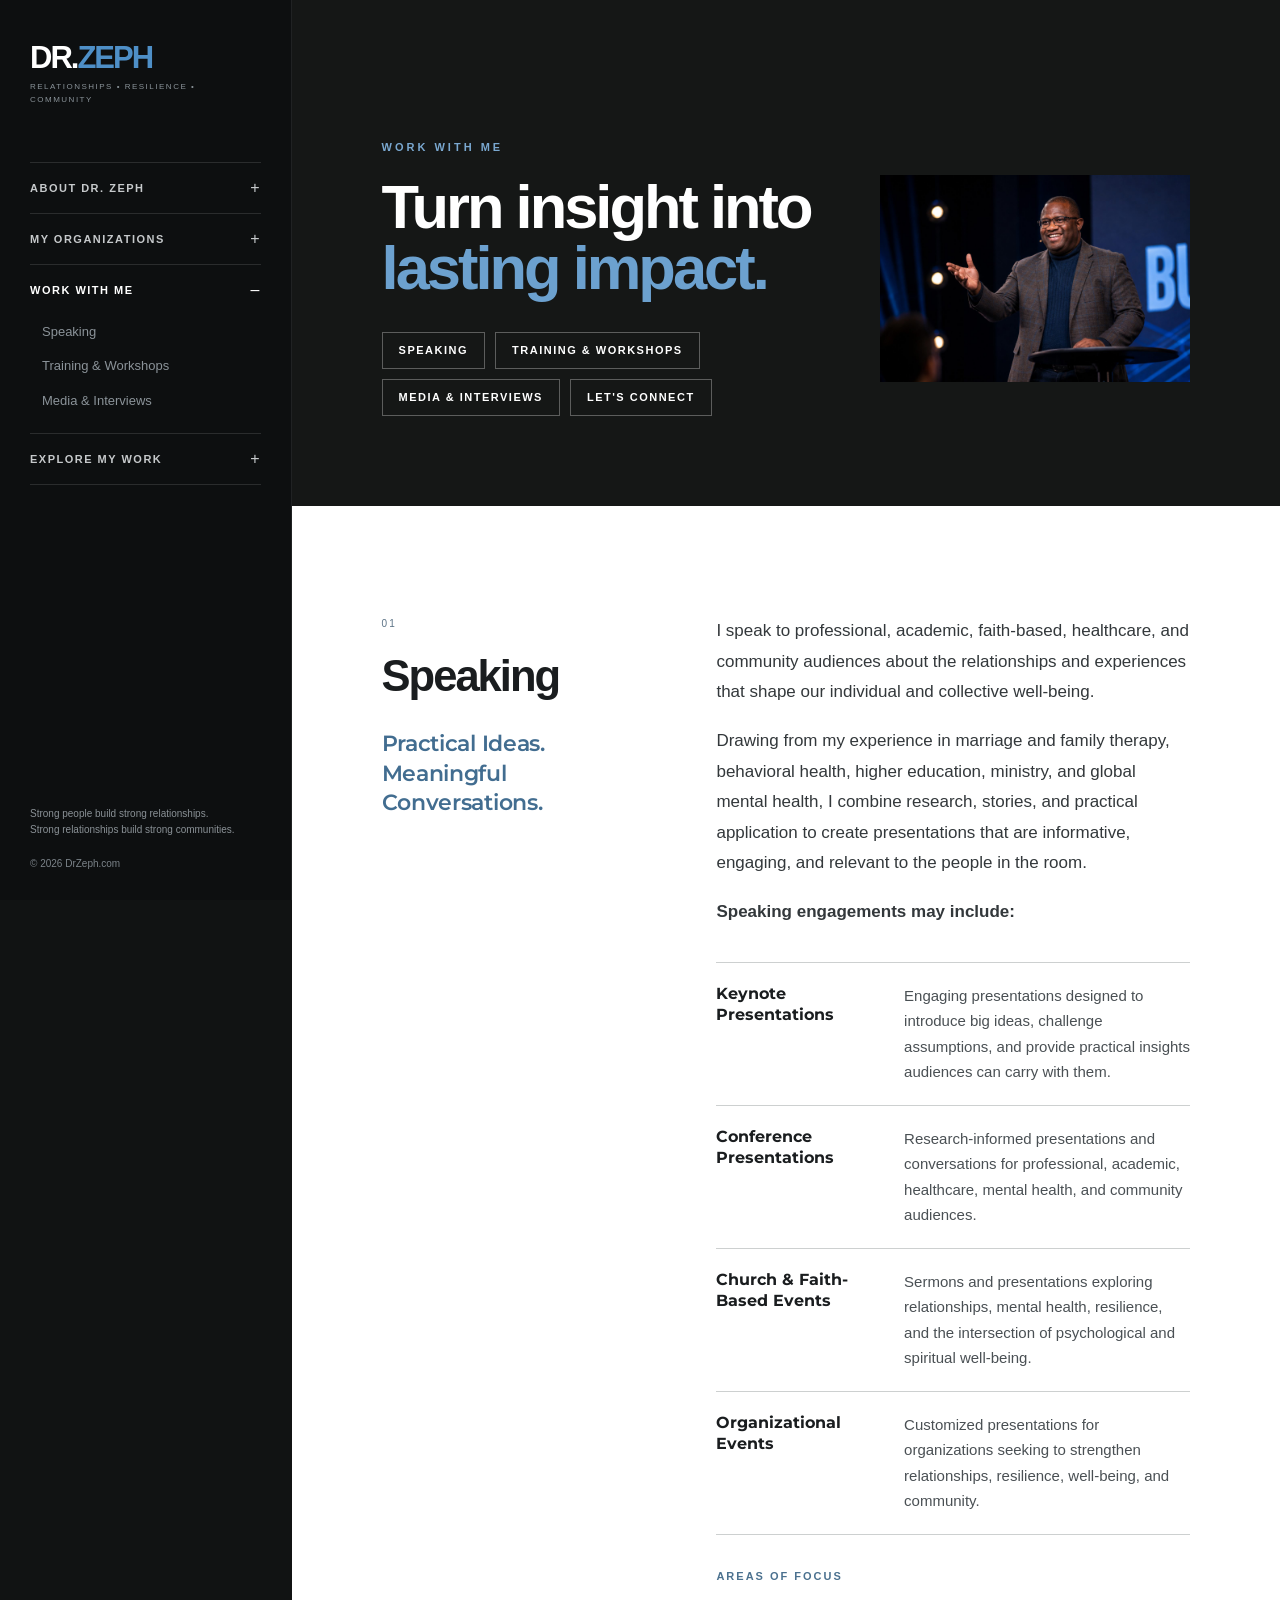
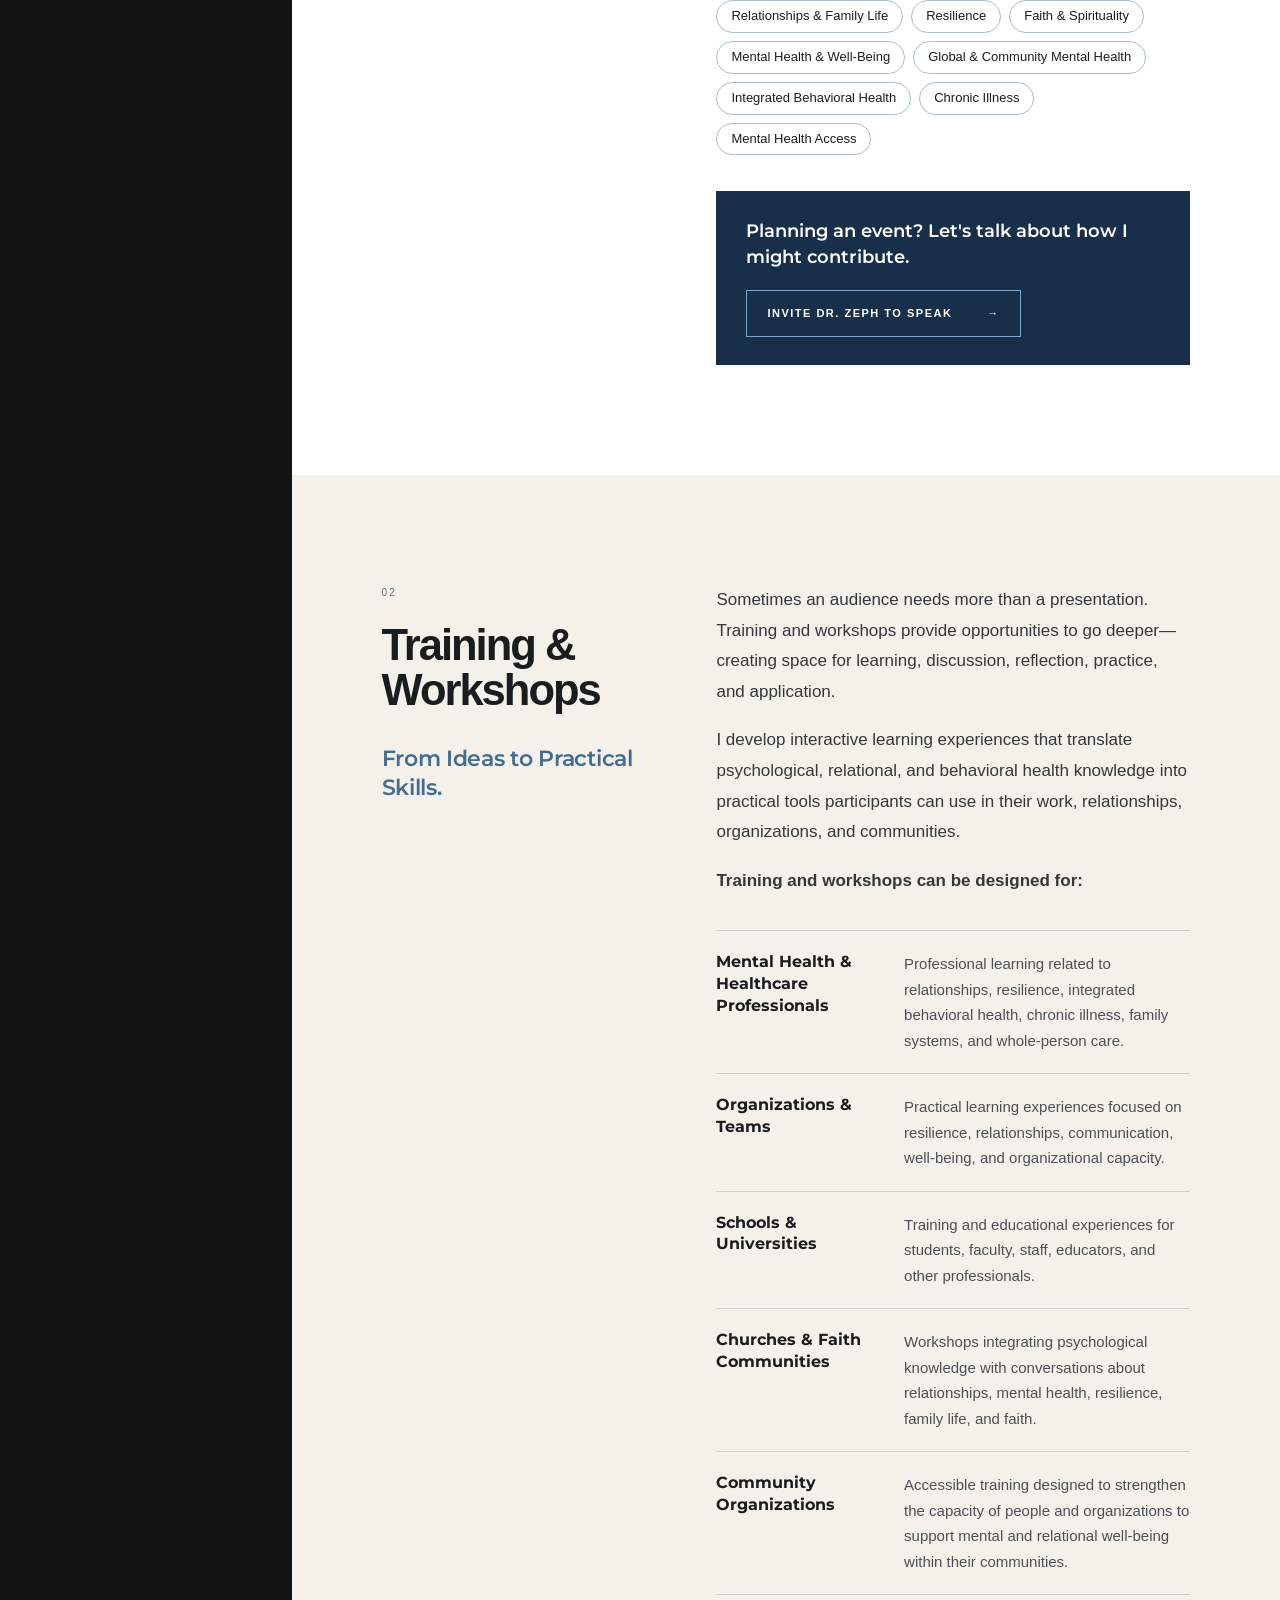
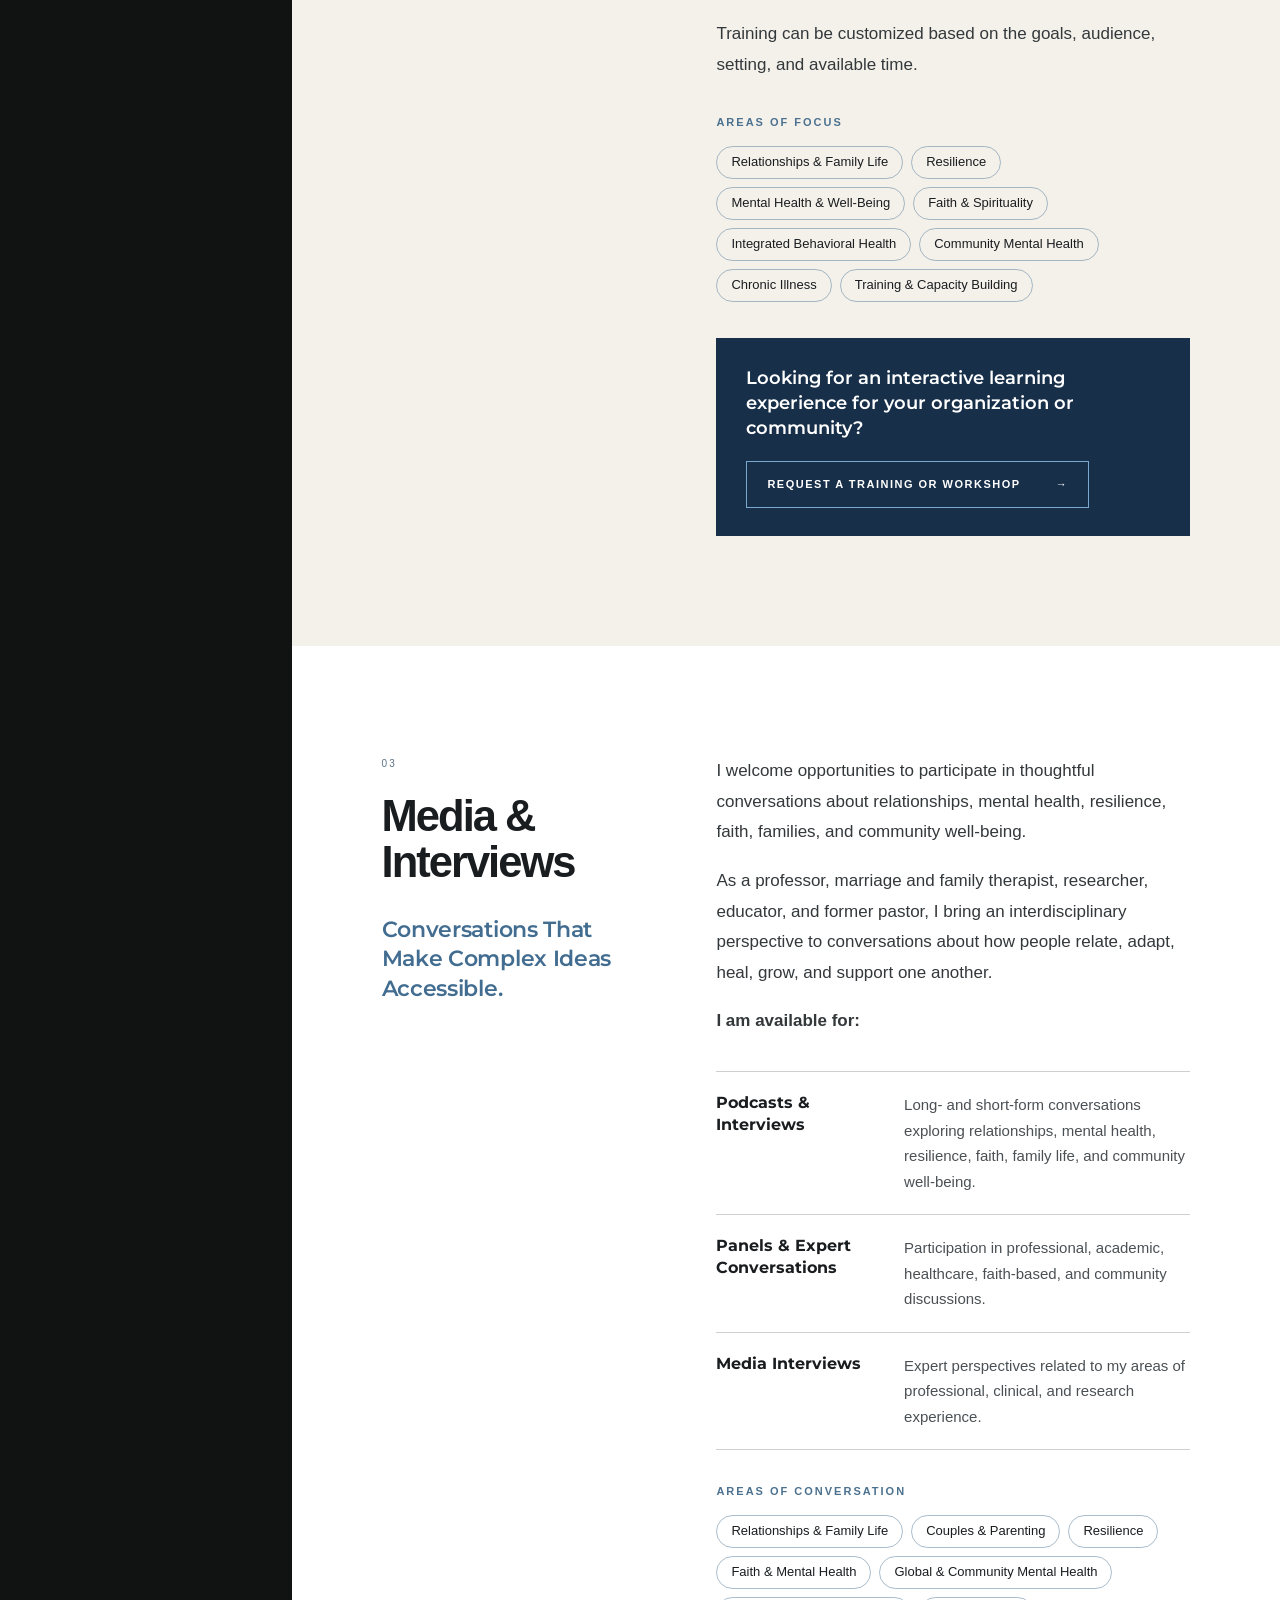
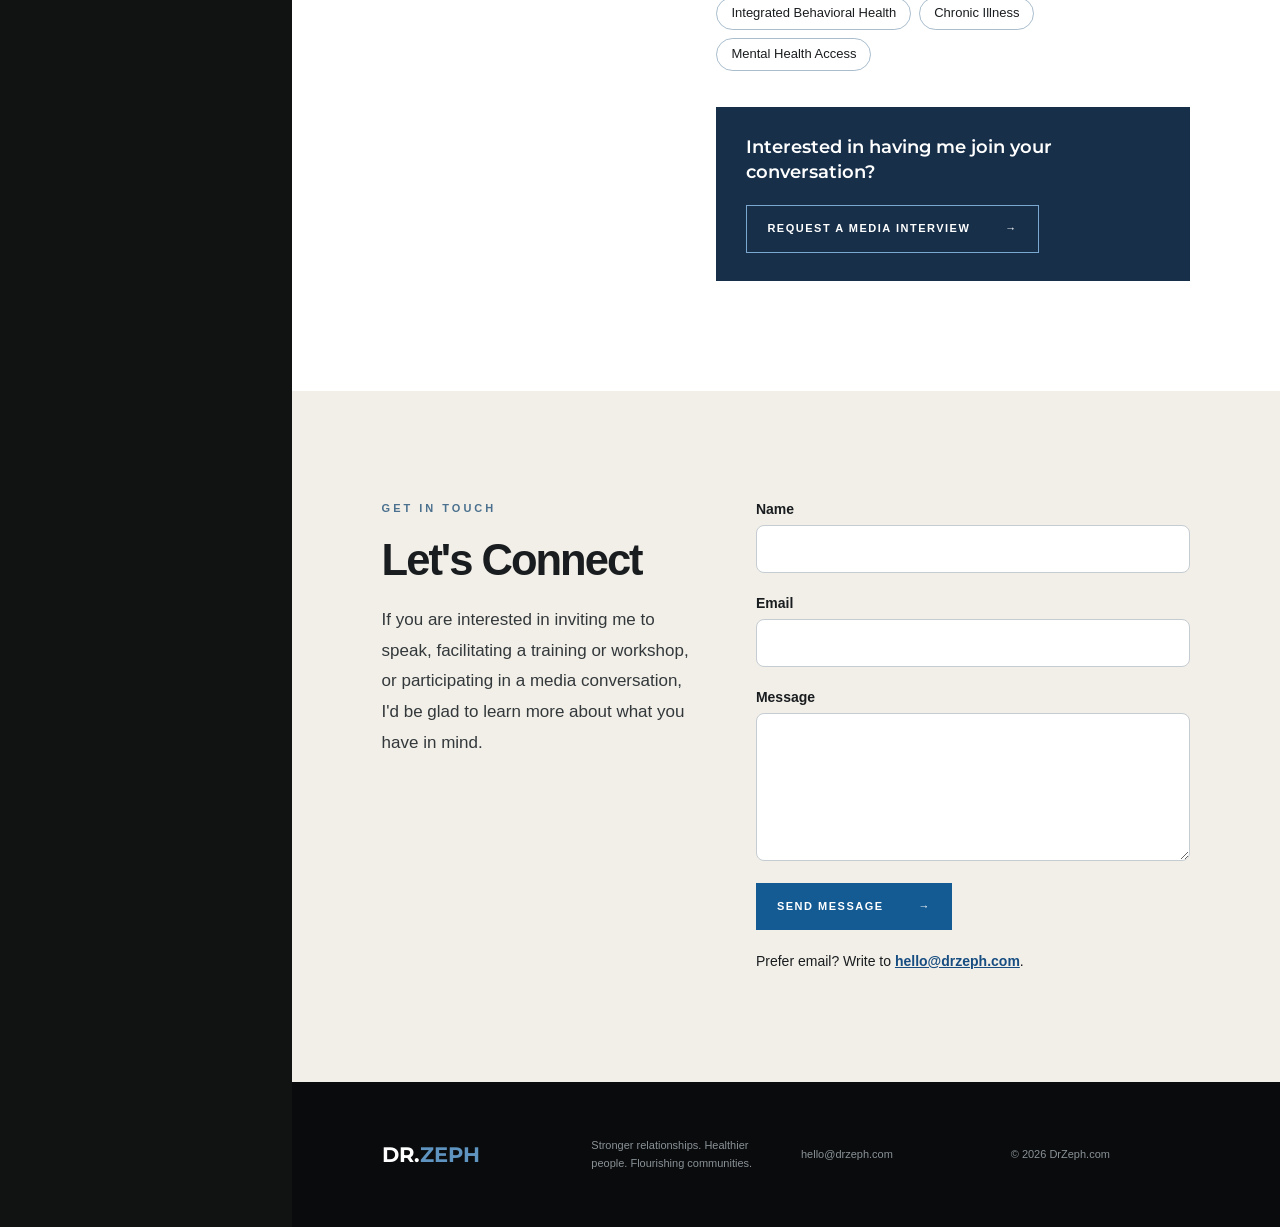
<file: drzeph/work-with-me.html>
<!DOCTYPE html>
<html lang="en">
<head>
<meta charset="utf-8">
<meta name="viewport" content="width=device-width, initial-scale=1">
<title>Work With Me — Dr. Zeph</title>
<meta name="description" content="Invite Dr. Zeph for speaking, training and workshops, or media and interviews.">
<link rel="preconnect" href="https://fonts.googleapis.com">
<link rel="preconnect" href="https://fonts.gstatic.com" crossorigin>
<link href="https://fonts.googleapis.com/css2?family=Montserrat:wght@600;700;800;900&display=swap" rel="stylesheet">
<link rel="stylesheet" href="styles.css">
<script>document.documentElement.classList.add('js')</script>
</head>
<body>
<a class="skip" href="#main">Skip to content</a>

<header class="side">
  <a class="brand" href="index.html" aria-label="Dr. Zeph home">
    <b>DR.<span>ZEPH</span></b>
    <small>RELATIONSHIPS • RESILIENCE • COMMUNITY</small>
  </a>
  <button class="menu-btn" type="button" aria-label="Navigation menu" aria-expanded="false" aria-controls="nav"><span></span><span></span><span></span></button>
  <nav class="nav" id="nav" aria-label="Primary navigation">
    <div class="nav-group">
      <button type="button" aria-expanded="false" aria-controls="nav-about">ABOUT DR. ZEPH<i aria-hidden="true"></i></button>
      <div class="nav-links" id="nav-about">
        <a href="index.html#about">Who Is Dr. Zeph?</a>
        <a href="my-story.html">My Story</a>
        <a href="index.html#bio">Professional Bio</a>
      </div>
    </div>
    <div class="nav-group">
      <button type="button" aria-expanded="false" aria-controls="nav-organizations">MY ORGANIZATIONS<i aria-hidden="true"></i></button>
      <div class="nav-links" id="nav-organizations">
        <a href="index.html#stormproof">STORM PROOF Relationships</a>
        <a href="index.html#rooted">ROOTED International</a>
      </div>
    </div>
    <div class="nav-group" data-current>
      <button type="button" aria-expanded="false" aria-controls="nav-work">WORK WITH ME<i aria-hidden="true"></i></button>
      <div class="nav-links" id="nav-work">
        <a href="#speaking">Speaking</a>
        <a href="#training">Training &amp; Workshops</a>
        <a href="#media">Media &amp; Interviews</a>
      </div>
    </div>
    <div class="nav-group">
      <button type="button" aria-expanded="false" aria-controls="nav-explore">EXPLORE MY WORK<i aria-hidden="true"></i></button>
      <div class="nav-links" id="nav-explore">
        <a href="research.html">Research &amp; Scholarship</a>
        <a href="index.html#riss">Riss &amp; Dr. Zeph</a>
        <a href="books.html">Books &amp; Resources</a>
      </div>
    </div>
    <a class="nav-cta" href="#connect">Work With Dr. Zeph <span aria-hidden="true">→</span></a>
  </nav>
  <div class="side-foot">
    <p>Strong people build strong relationships.<br>Strong relationships build strong communities.</p>
    <span>© <span data-year>2026</span> DrZeph.com</span>
  </div>
</header>

<main id="main">
<section class="page-hero split">
  <div>
    <p class="eyebrow">Work With Me</p>
    <h1>Turn insight into <em>lasting impact.</em></h1>
    <nav class="jump" aria-label="On this page">
      <a href="#speaking">Speaking</a>
      <a href="#training">Training &amp; Workshops</a>
      <a href="#media">Media &amp; Interviews</a>
      <a href="#connect">Let's Connect</a>
    </nav>
  </div>
  <figure><img src="assets/speaking.jpg" alt="Dr. Zeph speaking on stage" width="1536" height="1024"></figure>
</section>

<section class="sec white" id="speaking">
  <div class="service">
    <div>
      <p class="n">01</p>
      <h2 class="display sm">Speaking</h2>
      <p class="tag">Practical Ideas. Meaningful Conversations.</p>
    </div>
    <div class="stack">
      <p>I speak to professional, academic, faith-based, healthcare, and community audiences about the relationships and experiences that shape our individual and collective well-being.</p>
      <p>Drawing from my experience in marriage and family therapy, behavioral health, higher education, ministry, and global mental health, I combine research, stories, and practical application to create presentations that are informative, engaging, and relevant to the people in the room.</p>
      <p class="offer-intro">Speaking engagements may include:</p>
      <dl class="offer">
        <div><dt>Keynote Presentations</dt><dd>Engaging presentations designed to introduce big ideas, challenge assumptions, and provide practical insights audiences can carry with them.</dd></div>
        <div><dt>Conference Presentations</dt><dd>Research-informed presentations and conversations for professional, academic, healthcare, mental health, and community audiences.</dd></div>
        <div><dt>Church &amp; Faith-Based Events</dt><dd>Sermons and presentations exploring relationships, mental health, resilience, and the intersection of psychological and spiritual well-being.</dd></div>
        <div><dt>Organizational Events</dt><dd>Customized presentations for organizations seeking to strengthen relationships, resilience, well-being, and community.</dd></div>
      </dl>
      <h3 class="label">Areas of Focus</h3>
      <ul class="chips">
        <li>Relationships &amp; Family Life</li>
        <li>Resilience</li>
        <li>Faith &amp; Spirituality</li>
        <li>Mental Health &amp; Well-Being</li>
        <li>Global &amp; Community Mental Health</li>
        <li>Integrated Behavioral Health</li>
        <li>Chronic Illness</li>
        <li>Mental Health Access</li>
      </ul>
      <div class="ask">
        <p>Planning an event? Let's talk about how I might contribute.</p>
        <!-- TODO: confirm where this button should lead; it emails for now. -->
        <a class="btn" href="mailto:hello@drzeph.com?subject=Speaking%20Inquiry">Invite Dr. Zeph to Speak <span aria-hidden="true">→</span></a>
      </div>
    </div>
  </div>
</section>

<section class="sec sand" id="training">
  <div class="service">
    <div>
      <p class="n">02</p>
      <h2 class="display sm">Training &amp; Workshops</h2>
      <p class="tag">From Ideas to Practical Skills.</p>
    </div>
    <div class="stack">
      <p>Sometimes an audience needs more than a presentation. Training and workshops provide opportunities to go deeper—creating space for learning, discussion, reflection, practice, and application.</p>
      <p>I develop interactive learning experiences that translate psychological, relational, and behavioral health knowledge into practical tools participants can use in their work, relationships, organizations, and communities.</p>
      <p class="offer-intro">Training and workshops can be designed for:</p>
      <dl class="offer">
        <div><dt>Mental Health &amp; Healthcare Professionals</dt><dd>Professional learning related to relationships, resilience, integrated behavioral health, chronic illness, family systems, and whole-person care.</dd></div>
        <div><dt>Organizations &amp; Teams</dt><dd>Practical learning experiences focused on resilience, relationships, communication, well-being, and organizational capacity.</dd></div>
        <div><dt>Schools &amp; Universities</dt><dd>Training and educational experiences for students, faculty, staff, educators, and other professionals.</dd></div>
        <div><dt>Churches &amp; Faith Communities</dt><dd>Workshops integrating psychological knowledge with conversations about relationships, mental health, resilience, family life, and faith.</dd></div>
        <div><dt>Community Organizations</dt><dd>Accessible training designed to strengthen the capacity of people and organizations to support mental and relational well-being within their communities.</dd></div>
      </dl>
      <p style="margin-top:24px">Training can be customized based on the goals, audience, setting, and available time.</p>
      <h3 class="label">Areas of Focus</h3>
      <ul class="chips">
        <li>Relationships &amp; Family Life</li>
        <li>Resilience</li>
        <li>Mental Health &amp; Well-Being</li>
        <li>Faith &amp; Spirituality</li>
        <li>Integrated Behavioral Health</li>
        <li>Community Mental Health</li>
        <li>Chronic Illness</li>
        <li>Training &amp; Capacity Building</li>
      </ul>
      <div class="ask">
        <p>Looking for an interactive learning experience for your organization or community?</p>
        <!-- TODO: confirm where this button should lead; it emails for now. -->
        <a class="btn" href="mailto:hello@drzeph.com?subject=Training%20or%20Workshop%20Request">Request a Training or Workshop <span aria-hidden="true">→</span></a>
      </div>
    </div>
  </div>
</section>

<section class="sec white" id="media">
  <div class="service">
    <div>
      <p class="n">03</p>
      <h2 class="display sm">Media &amp; Interviews</h2>
      <p class="tag">Conversations That Make Complex Ideas Accessible.</p>
    </div>
    <div class="stack">
      <p>I welcome opportunities to participate in thoughtful conversations about relationships, mental health, resilience, faith, families, and community well-being.</p>
      <p>As a professor, marriage and family therapist, researcher, educator, and former pastor, I bring an interdisciplinary perspective to conversations about how people relate, adapt, heal, grow, and support one another.</p>
      <p class="offer-intro">I am available for:</p>
      <dl class="offer">
        <div><dt>Podcasts &amp; Interviews</dt><dd>Long- and short-form conversations exploring relationships, mental health, resilience, faith, family life, and community well-being.</dd></div>
        <div><dt>Panels &amp; Expert Conversations</dt><dd>Participation in professional, academic, healthcare, faith-based, and community discussions.</dd></div>
        <div><dt>Media Interviews</dt><dd>Expert perspectives related to my areas of professional, clinical, and research experience.</dd></div>
      </dl>
      <h3 class="label">Areas of Conversation</h3>
      <ul class="chips">
        <li>Relationships &amp; Family Life</li>
        <li>Couples &amp; Parenting</li>
        <li>Resilience</li>
        <li>Faith &amp; Mental Health</li>
        <li>Global &amp; Community Mental Health</li>
        <li>Integrated Behavioral Health</li>
        <li>Chronic Illness</li>
        <li>Mental Health Access</li>
      </ul>
      <div class="ask">
        <p>Interested in having me join your conversation?</p>
        <!-- TODO: confirm where this button should lead; it emails for now. -->
        <a class="btn" href="mailto:hello@drzeph.com?subject=Media%20Interview%20Request">Request a Media Interview <span aria-hidden="true">→</span></a>
      </div>
    </div>
  </div>
</section>

<section class="sec cream" id="connect">
  <div class="split">
    <div>
      <p class="eyebrow">Get in Touch</p>
      <h2 class="display sm">Let's Connect</h2>
      <div class="stack" style="margin-top:22px">
        <p>If you are interested in inviting me to speak, facilitating a training or workshop, or participating in a media conversation, I'd be glad to learn more about what you have in mind.</p>
      </div>
    </div>
    <div>
      <form class="form" name="contact" method="POST" data-netlify="true" netlify-honeypot="bot-field">
        <input type="hidden" name="form-name" value="contact">
        <p hidden><label>Leave this empty <input name="bot-field"></label></p>
        <label>Name <input type="text" name="name" autocomplete="name" required></label>
        <label>Email <input type="email" name="email" autocomplete="email" required></label>
        <label>Message <textarea name="message" rows="5" required></textarea></label>
        <button class="btn solid" type="submit">Send Message <span aria-hidden="true">→</span></button>
      </form>
      <p class="note">Prefer email? Write to <a href="mailto:hello@drzeph.com">hello@drzeph.com</a>.</p>
    </div>
  </div>
</section>
<footer class="foot">
  <div class="mark">DR.<strong>ZEPH</strong></div>
  <p>Stronger relationships. Healthier people. Flourishing communities.</p>
  <a href="mailto:hello@drzeph.com">hello@drzeph.com</a>
  <span>© <span data-year>2026</span> DrZeph.com</span>
</footer>
</main>

<script src="script.js"></script>
</body>
</html>
</file>
<file: drzeph/styles.css>
/* Dr. Zeph — shared styles for every page.
   Desktop (1024px and up): fixed left sidebar, heavy sans headings.
   Mobile (below 1024px): top bar with menu, serif headings, pill buttons. */

:root{
  --side:292px;
  --bar:68px;
  --gutter:7vw;
  --sans:Arial,Helvetica,sans-serif;
  --head:Montserrat,Arial,Helvetica,sans-serif;
  --serif:Georgia,'Times New Roman',serif;
  --blue:#4e8fc7;
  --blue-soft:#7aa8d0;
  --blue-mid:#527fa4;
  --blue-deep:#426d90;
  --blue-btn:#145B93;
  --navy:#172f49;
  --ink:#1a1d1f;
  --green:#6a9a3c;
  --green-deep:#1f4d2b;
}

*{box-sizing:border-box}
html{scroll-behavior:smooth;-webkit-text-size-adjust:100%}
body{margin:0;background:#111313;color:#fff;font:16px/1.6 var(--sans)}
img{max-width:100%;height:auto;display:block}
a{color:inherit;text-decoration:none}
button,input,textarea{font:inherit}
h1,h2,h3,h4,p,ul,ol,dl,dd,blockquote,figure{margin:0}
ul,ol{padding:0;list-style:none}
:focus-visible{outline:3px solid #4E8FC7;outline-offset:2px}
[id]{scroll-margin-top:24px}
@media (prefers-reduced-motion:reduce){html{scroll-behavior:auto}*{transition-duration:.01ms!important}}

.skip{position:absolute;left:-9999px}
.skip:focus{left:12px;top:12px;z-index:100;background:#fff;color:#112238;padding:10px 14px}

/* ---------- Sidebar / top bar ---------- */
.side{position:fixed;top:0;left:0;bottom:0;width:var(--side);background:#0d0f10;border-right:1px solid rgba(255,255,255,.08);z-index:40;padding:42px 30px 28px;display:flex;flex-direction:column;overflow-y:auto}
.brand{display:block;margin-bottom:55px}
.brand b{display:block;font:900 31px/1 var(--sans);letter-spacing:-2px}
.brand b span{color:var(--blue)}
.brand small{display:block;font-size:8px;letter-spacing:1.5px;color:#8a9399;margin-top:8px}
.menu-btn{display:none}
.nav-group{border-top:1px solid rgba(255,255,255,.12)}
.nav-group:last-of-type{border-bottom:1px solid rgba(255,255,255,.12)}
.nav-group>button{width:100%;border:0;background:none;color:#c6c9cb;padding:17px 0;text-align:left;font:700 11px var(--sans);letter-spacing:1.5px;cursor:pointer;display:flex;justify-content:space-between;align-items:center}
.nav-group>button:hover,.nav-group.open>button{color:#fff}
.nav-group>button i{font:400 16px/1 var(--sans)}
.nav-group>button i::before{content:"+"}
.nav-group.open>button i::before{content:"–"}
.nav-links{display:flex;flex-direction:column;padding:0 0 14px 12px}
.js .nav-group:not(.open) .nav-links{display:none}
.nav-links a{color:#8b9399;font-size:13px;padding:7px 0;transition:.2s}
.nav-links a:hover,.nav-links a[aria-current]{color:#fff}
.nav-links a:hover{transform:translateX(3px)}
.nav-cta{display:none}
.side-foot{margin-top:auto;padding-top:30px;color:#7b8389;font-size:10px;line-height:1.6}
.side-foot p{color:#8a9196;margin-bottom:18px}

main{margin-left:var(--side)}

/* ---------- Sections ---------- */
.sec{position:relative;padding:110px var(--gutter)}
.dark{background:#111313;color:#fff}
.night{background:#101820;color:#fff}
.navy{background:#142d45;color:#fff}
.cream{background:#f2efe8;color:var(--ink)}
.sand{background:#f4f1eb;color:var(--ink)}
.white{background:#fff;color:var(--ink)}
.forest{background:#101D13;color:#fff}
.sec-head{max-width:820px;margin-bottom:70px}

.eyebrow{font:700 11px/1.4 var(--sans);letter-spacing:3px;text-transform:uppercase;color:var(--blue-soft);margin-bottom:22px}
.cream .eyebrow,.sand .eyebrow,.white .eyebrow{color:#4b718f}
.display{font:800 clamp(38px,4.5vw,72px)/.98 var(--sans);letter-spacing:-3px;margin-bottom:30px;text-wrap:balance}
.display em{font-style:normal;color:var(--blue-mid)}
.dark .display em,.night .display em,.navy .display em{color:#6ca1cf}
.forest .display em{color:#A8CE85}
.display.sm{font-size:clamp(32px,3.4vw,54px);letter-spacing:-2px;line-height:1.04}
.lede{font-size:20px;line-height:1.5;max-width:680px}
.muted{color:#969da1}
.cream .muted,.sand .muted,.white .muted{color:#5d6367}
.measure{max-width:680px}

.btn{display:inline-flex;align-items:center;gap:35px;margin-top:28px;border:1px solid var(--blue);padding:16px 20px;font:700 11px/1.2 var(--sans);letter-spacing:1.5px;text-transform:uppercase;transition:.25s;cursor:pointer;background:none;color:inherit}
.btn:hover{background:var(--blue);color:#fff}
.cream .btn,.sand .btn,.white .btn{border-color:var(--blue-deep)}
.cream .btn:hover,.sand .btn:hover,.white .btn:hover{background:var(--blue-deep)}
.btn.solid{background:var(--blue-btn);border-color:var(--blue-btn);color:#fff}
.btn.solid:hover{background:#0f4a79}
.more{display:inline-block;margin-top:25px;font:700 11px/1.3 var(--sans);letter-spacing:1.5px;text-transform:uppercase;color:#7ba8cd}
.more:hover{text-decoration:underline}
.cream .more,.sand .more,.white .more{color:var(--blue-deep)}

.chips{display:flex;flex-wrap:wrap;gap:8px;margin-top:16px}
.chips li{border:1px solid rgba(66,109,144,.45);border-radius:999px;padding:7px 14px;font-size:13px;line-height:1.3}

/* ---------- Home: hero ---------- */
.hero{position:relative;overflow:hidden;background:#151716;height:100vh;min-height:720px;display:grid;grid-template-columns:minmax(0,1.1fr) minmax(0,.9fr)}
.hero-copy{position:relative;z-index:2;align-self:center;padding:40px 5vw 40px 6vw;min-width:0}
.hero h1{font:900 clamp(52px,6.4vw,104px)/.86 var(--sans);letter-spacing:-5px;margin-bottom:34px;text-transform:uppercase}
.hero h1 span{color:#6ca1cf}
.hero .lead{font-size:clamp(18px,1.6vw,26px);line-height:1.35;font-weight:600;margin-bottom:20px}
.hero .sub{max-width:600px;color:#b2b6b8;line-height:1.75;font-size:15px}
.hero-img{position:absolute;z-index:1;top:4vh;right:0;bottom:0;left:22%;background:url(assets/hero-v2-trim.png) right bottom/auto 100% no-repeat;background-image:image-set(url(assets/hero-v2-trim.webp) type("image/webp"),url(assets/hero-v2-trim.png) type("image/png"));pointer-events:none}

/* ---------- Home: about ---------- */
.about{display:grid;grid-template-columns:repeat(auto-fit,minmax(min(100%,360px),1fr));gap:5vw;align-items:center}
.about p+p{margin-top:16px}
.about .body{line-height:1.8;color:#565c60;max-width:680px}
.quote{min-width:0;background:var(--navy);color:#fff;padding:45px;min-height:340px;display:flex;flex-direction:column;justify-content:center}
.quote .mark{font:80px/.5 var(--serif);color:#6c9bc3;height:34px}
.quote .mark.close{text-align:right}
.quote p{font:600 24px/1.5 var(--head);letter-spacing:-.7px;margin:16px 0}
.quote cite{font-style:normal;color:#9dbbd4;font-size:11px;letter-spacing:1px}

/* ---------- Home: my story teaser ---------- */
.story{max-width:820px}
.story p{color:#c9d2da;font-size:17px;line-height:1.75;max-width:680px}
.story p+p,.story blockquote+p{margin-top:16px}
.story blockquote{margin:28px 0;padding-left:22px;border-left:3px solid var(--blue);font:italic 400 clamp(24px,2.3vw,34px)/1.35 var(--serif);color:#fff;max-width:680px}

/* ---------- Home: professional bio ---------- */
.bio{display:grid;grid-template-columns:minmax(0,7fr) minmax(0,4fr);gap:6vw;align-items:start}
.prose p{font-size:17px;line-height:1.75;color:#33383b;max-width:68ch}
.prose p+p{margin-top:18px}
.prose .name{font:700 22px/1.3 var(--head);color:var(--ink);margin-bottom:18px}
.bio aside h3,.label{font:700 11px/1.4 var(--sans);letter-spacing:2px;text-transform:uppercase;color:#4b718f;margin-bottom:12px}
.bio aside>div{border-top:1px solid #d9dcdd;padding:26px 0}
.bio aside p{font-size:15px;line-height:1.7;color:#4a5054}
.bio aside p+p{margin-top:12px}
.bio-short{display:grid;grid-template-columns:repeat(auto-fit,minmax(min(100%,340px),1fr));gap:1px;background:#d9dcdd;border:1px solid #d9dcdd;margin-top:70px}
.bio-short>div{background:#f7f6f2;padding:36px}
.bio-short h3{font:700 20px/1.25 var(--head);margin-bottom:6px}
.bio-short .for{font-size:13px;color:#5d6367;margin-bottom:16px}
.bio-short p:last-child{font-size:15px;line-height:1.75;color:#33383b}

/* ---------- Home: organizations ---------- */
.org{display:grid;grid-template-columns:minmax(0,5fr) minmax(0,7fr);border:1px solid rgba(255,255,255,.13);background:#17191a}
.org+.org{margin-top:60px}
.org-logo{display:flex;align-items:center;justify-content:center;padding:48px;background:#fff}
.org-logo img{width:100%;max-width:440px}
.org-body{padding:clamp(28px,5vw,60px);min-width:0}
.org .kicker{font-size:10px;letter-spacing:2px;color:#6d9bc2}
.org h3{font:900 clamp(30px,3.3vw,52px)/.98 var(--head);letter-spacing:-2px;margin:24px 0}
.org h3 span{font-weight:600;color:#6d9bc2}
.org .tag{font:600 19px/1.4 var(--head);margin-bottom:14px}
.org p.body{color:#b1b6b9;line-height:1.7}
.org.rooted{background:#f7f4ef;color:#1e2a1f}
.org.rooted .org-logo{background:#fcf7f4;border-right:1px solid #e2ddd3}
.org.rooted .kicker{color:#4f7a26}
.org.rooted h3{font-weight:800;font-size:clamp(26px,2.6vw,40px);letter-spacing:-1.5px;line-height:1.08}
.org.rooted h3 span{color:var(--green-deep);font-weight:800}
.org.rooted p.body{color:#4d5a4f}
.org.rooted .more{color:var(--green-deep)}

/* ---------- Card grids ---------- */
.cards{display:grid;grid-template-columns:repeat(auto-fit,minmax(230px,1fr));border-top:1px solid #cdd0d0;border-bottom:1px solid #cdd0d0}
.card{padding:38px 30px;min-height:310px;display:flex;flex-direction:column;border-right:1px solid #cdd0d0}
.card:last-child{border-right:0}
.card .n{font-size:10px;color:#5c7386}
.card h3{font:700 24px/1.15 var(--head);margin:35px 0 10px}
.card .tag{font:700 13px/1.4 var(--sans);color:var(--blue-deep);margin-bottom:12px}
.card p.body{color:#5d6367;font-size:14px;line-height:1.7}
.card .more{margin-top:auto;padding-top:20px}
.cards.on-navy{gap:1px;background:rgba(255,255,255,.15);border:0}
.cards.on-navy .card{background:#142d45;border:0;min-height:290px;transition:.25s}
.cards.on-navy a.card:hover{background:#193954;transform:translateY(-5px)}
.cards.on-navy .n{letter-spacing:1.5px;color:#78a4c8}
.cards.on-navy h3{margin-top:55px}
.cards.on-navy p.body{color:#9eb0be}
.cards.on-navy .more{color:#78a4c8}

/* ---------- Home: Riss & Dr. Zeph ---------- */
.riss{display:grid;grid-template-columns:minmax(0,4fr) minmax(0,7fr);gap:5vw;align-items:center;margin-top:90px;padding-top:90px;border-top:1px solid rgba(255,255,255,.15)}
.riss figure img{width:100%;max-width:460px}
.riss h3{font:800 clamp(30px,3.2vw,50px)/1 var(--sans);letter-spacing:-2px;margin-bottom:12px}
.riss .tag{font:600 19px/1.4 var(--head);color:#9cc4e6;margin-bottom:20px}
.riss p.body{color:#c0ccd6;line-height:1.75;max-width:640px}
.riss p.body+p.body{margin-top:14px}
.episodes{display:grid;grid-template-columns:repeat(auto-fit,minmax(200px,1fr));gap:14px;margin-top:14px}
.episode{border:1px dashed rgba(255,255,255,.3);aspect-ratio:16/9;display:flex;flex-direction:column;justify-content:flex-end;padding:18px}
.episode b{font:700 11px/1.3 var(--sans);letter-spacing:1.5px;text-transform:uppercase;color:#9cc4e6}
.episode span{font-size:14px;color:#c0ccd6;margin-top:4px}
.riss-episodes{margin-top:60px}
.riss-episodes .label{color:#9cc4e6}

/* ---------- Sub-pages ---------- */
.page-hero{padding:140px var(--gutter) 90px;background:#151716}
.page-hero h1{font:900 clamp(40px,4.8vw,78px)/.98 var(--sans);letter-spacing:-3px;max-width:980px;text-wrap:balance}
.page-hero h1 em{font-style:normal;color:#6ca1cf}
.page-hero .lede{color:#b2b6b8;margin-top:26px}
.page-hero.split{display:grid;grid-template-columns:minmax(0,7fr) minmax(0,5fr);gap:5vw;align-items:center}
.page-hero .logo-card{background:#fff;padding:36px;display:flex;align-items:center;justify-content:center}
.back{display:inline-block;font:700 11px/1.3 var(--sans);letter-spacing:1.5px;text-transform:uppercase;color:#8fa3b3;margin-bottom:34px}
.back:hover{color:#fff}

.article{max-width:760px}
.article h2{font:800 clamp(28px,2.8vw,40px)/1.1 var(--sans);letter-spacing:-1.5px;margin:64px 0 22px}
.article p{font-size:18px;line-height:1.8;color:#33383b}
.article p+p{margin-top:20px}
.article blockquote{margin:34px 0;padding-left:24px;border-left:3px solid var(--blue);font:italic 400 clamp(23px,2.2vw,30px)/1.4 var(--serif);color:var(--navy)}
.article blockquote+p{margin-top:0}
.article .beat{font-weight:700;color:var(--ink)}
.article .closing{margin-top:44px;padding-top:34px;border-top:1px solid #d9dcdd}
.end-links{display:flex;flex-wrap:wrap;gap:14px;margin-top:20px}

.split{display:grid;grid-template-columns:minmax(0,5fr) minmax(0,7fr);gap:5vw;align-items:start}
.split h2{margin-bottom:0}
.stack p{line-height:1.8;font-size:17px}
.stack p+p{margin-top:18px}
.cream .stack p,.sand .stack p,.white .stack p{color:#33383b}
.dark .stack p,.navy .stack p,.night .stack p{color:#c3cbd1}

.flow{display:grid;grid-template-columns:repeat(4,minmax(0,1fr));gap:1px;background:rgba(255,255,255,.14);border:1px solid rgba(255,255,255,.14);margin:44px 0}
.flow li{background:#17191a;padding:30px 22px;position:relative}
.flow b{display:block;font:800 clamp(18px,1.7vw,26px)/1.1 var(--head);letter-spacing:-.5px}
.flow span{display:block;font-size:10px;letter-spacing:2px;color:#6d9bc2;margin-bottom:16px}
.flow li:not(:last-child)::after{content:"→";position:absolute;right:-11px;top:50%;transform:translateY(-50%);z-index:2;width:22px;height:22px;border-radius:50%;background:var(--blue);color:#fff;font-size:12px;line-height:22px;text-align:center}

.tiles{display:grid;grid-template-columns:repeat(auto-fit,minmax(min(100%,250px),1fr));gap:1px;padding:1px}
.tiles.two{grid-template-columns:repeat(2,minmax(0,1fr))}
.tiles>*{background:#fff;padding:34px 30px;box-shadow:0 0 0 1px #d9dcdd}
.tiles .n{font-size:10px;letter-spacing:2px;color:#5c7386}
.tiles h3{font:700 21px/1.2 var(--head);margin:22px 0 10px}
.tiles p{font-size:15px;line-height:1.7;color:#4a5054}
.tiles.green .n{font:800 26px/1 var(--head);letter-spacing:0;color:var(--green)}
.tiles.green h3{font-size:15px;letter-spacing:1px;text-transform:uppercase;margin-top:14px}

.pair{display:grid;grid-template-columns:repeat(auto-fit,minmax(min(100%,300px),1fr));gap:40px}
.pair b{display:block;font:700 11px/1.4 var(--sans);letter-spacing:2px;color:var(--green-deep);margin-bottom:10px}
.pair p{font:600 clamp(19px,1.7vw,24px)/1.45 var(--head);letter-spacing:-.3px;color:#1e2a1f}

.cta{display:flex;flex-wrap:wrap;align-items:center;justify-content:space-between;gap:30px}
.cta h2{margin-bottom:14px}
.cta p{max-width:620px;line-height:1.7}
.cta .btn{margin-top:0;flex:none}
.rooted-page .eyebrow{color:#4f7a26}
.rooted-page .btn.solid{background:var(--green-deep);border-color:var(--green-deep)}
.rooted-page .btn.solid:hover{background:#163a20}
.rooted-page .page-hero{background:#101D13}
.rooted-page .logo-card{background:#fcf7f4;padding:20px}
.rooted-page .page-hero h1 em{color:#A8CE85}
.rooted-page .page-hero .eyebrow{color:#A8CE85}

/* Work With Me */
.jump{display:flex;flex-wrap:wrap;gap:10px;margin-top:34px}
.jump a{border:1px solid rgba(255,255,255,.3);padding:11px 16px;font:700 11px/1.2 var(--sans);letter-spacing:1.5px;text-transform:uppercase;transition:.2s}
.jump a:hover{background:var(--blue);border-color:var(--blue)}
.page-hero figure img{width:100%;aspect-ratio:3/2;object-fit:cover}
.service{display:grid;grid-template-columns:minmax(0,4fr) minmax(0,7fr);gap:5vw;align-items:start}
.service .tag{font:600 clamp(19px,1.7vw,24px)/1.35 var(--head);color:var(--blue-deep);letter-spacing:-.3px}
.service .n{font-size:10px;letter-spacing:2px;color:#5c7386;margin-bottom:22px}
.offer{margin:34px 0 0;border-top:1px solid #cdd0d0}
.offer div{padding:20px 0;border-bottom:1px solid #cdd0d0;display:grid;grid-template-columns:minmax(0,4fr) minmax(0,7fr);gap:24px}
.offer dt{font:700 16px/1.35 var(--head)}
.offer dd{font-size:15px;line-height:1.7;color:#4a5054}
.offer-intro{font-weight:700;margin-top:30px}
.service .label{margin-top:34px}
.ask{margin-top:36px;padding:28px 30px;background:var(--navy);color:#fff;display:flex;flex-wrap:wrap;align-items:center;justify-content:space-between;gap:20px}
.stack .ask p{font:600 18px/1.4 var(--head);max-width:420px;color:#fff}
.ask .btn{margin-top:0;border-color:#7aa8d0;color:#fff}

.form{display:flex;flex-direction:column;gap:22px;max-width:560px}
.form label{display:flex;flex-direction:column;gap:8px;font:700 14px var(--sans)}
.form input,.form textarea{width:100%;min-height:48px;padding:13px 16px;border:1px solid #c5ccd2;border-radius:8px;font-size:16px;font-weight:400;color:#112238;background:#fff}
.form textarea{min-height:130px;line-height:1.5;resize:vertical}
.form .btn{align-self:flex-start;margin-top:0}
.note{font-size:14px;margin-top:20px}
.note a,.inline-link{color:#174D81;font-weight:700;text-decoration:underline}

.soon{border:1px dashed #b9c0c5;padding:26px 28px;font-size:15px;color:#5d6367;margin-top:22px}

/* ---------- Footer ---------- */
.foot{background:#090b0c;padding:55px var(--gutter);color:#8a9297;display:grid;grid-template-columns:repeat(auto-fit,minmax(160px,1fr));gap:30px;align-items:center;font-size:11px}
.foot .mark{font:700 21px var(--head);color:#fff}
.foot .mark strong{color:#5f94c0}
.foot a:hover{color:#fff}

/* ---------- Mobile ---------- */
@media (max-width:1023px){
  :root{--gutter:max(22px,calc((100% - 640px) / 2))}
  [id]{scroll-margin-top:calc(var(--bar) + 8px)}
  main{margin-left:0;padding-top:var(--bar)}

  .side{bottom:auto;right:0;width:auto;height:var(--bar);flex-direction:row;align-items:center;justify-content:space-between;padding:0 22px;background:#fff;border-right:0;border-bottom:1px solid #D8DDE1;overflow:visible}
  .brand{margin:0}
  .brand b{font-size:29px;color:#112238}
  .brand small,.side-foot{display:none}
  .menu-btn{display:flex;width:46px;height:46px;border:0;background:none;padding:0;flex-direction:column;justify-content:center;align-items:flex-end;gap:5px;cursor:pointer}
  .menu-btn span{display:block;width:24px;height:2px;background:#112238}
  .nav{display:none;position:fixed;top:var(--bar);left:0;right:0;bottom:0;background:#fff;padding:8px 22px 40px;overflow-y:auto}
  .menu-open{overflow:hidden}
  .menu-open .nav{display:block}
  .nav-group,.nav-group:last-of-type{border-color:#D8DDE1}
  .nav-group:first-child{border-top:0}
  .nav-group>button,.nav-group>button:hover,.nav-group.open>button{color:#112238;font-size:12px;padding:20px 2px}
  .nav-links{padding:0 0 12px}
  .nav-links a,.nav-links a:hover,.nav-links a[aria-current]{display:flex;align-items:center;justify-content:space-between;min-height:48px;padding:10px 2px;font:700 19px/1.3 var(--serif);color:#174D81;transform:none}
  .nav-links a::after{content:"→";color:#7c8a98;font-size:16px}
  .nav-cta{display:flex;align-items:center;justify-content:center;gap:16px;margin-top:28px;min-height:48px;padding:15px 24px;border-radius:999px;background:var(--blue-btn);color:#fff;font:700 16px var(--sans)}
  html:not(.js) .side{position:static;height:auto;flex-wrap:wrap;padding:12px 22px}
  html:not(.js) .menu-btn{display:none}
  html:not(.js) .nav{display:block;position:static;width:100%;padding:8px 0 0}
  html:not(.js) main{padding-top:0}

  .sec{padding:56px var(--gutter) 48px}
  .sec-head{margin-bottom:36px}
  .eyebrow{font-size:12px;letter-spacing:2.4px;margin-bottom:16px}
  .display,.display.sm{font:400 clamp(34px,9.6vw,44px)/1.1 var(--serif);letter-spacing:-1px;margin-bottom:18px}
  .cream .display,.sand .display,.white .display{color:#174D81}
  .cream .display em,.sand .display em,.white .display em{color:#174D81}
  .lede{font:700 20px/1.35 var(--serif)}
  .muted{color:#d5dbe0}
  .cream .muted,.sand .muted,.white .muted{color:#112238}

  .btn,.btn.solid{display:flex;justify-content:center;gap:16px;min-height:48px;padding:15px 26px;border:0;border-radius:999px;background:var(--blue-btn);color:#fff;font:700 16px/1.2 var(--sans);letter-spacing:0;text-transform:none}
  .cream .btn:hover,.sand .btn:hover,.white .btn:hover,.btn:hover{background:#0f4a79}
  .more{font-size:13px}

  .hero{display:flex;flex-direction:column;justify-content:flex-end;height:auto;min-height:calc(100svh - var(--bar));background:#101820}
  .hero-img{top:0;left:0;background-position:50% bottom}
  .hero-copy{align-self:stretch;padding:84px 22px 40px;background:linear-gradient(180deg,rgba(16,24,32,0) 0,rgba(16,24,32,.6) 84px,rgba(16,24,32,.82) 100%)}
  .hero .eyebrow{display:none}
  .hero h1{font:400 clamp(40px,11.5vw,54px)/1.04 var(--serif);letter-spacing:-1px;text-transform:none;margin-bottom:14px;text-shadow:0 2px 18px rgba(16,24,32,.75)}
  .hero h1 span{color:#9cc4e6}
  .hero .lead{font:700 19px/1.35 var(--sans);margin-bottom:14px;text-shadow:0 1px 12px rgba(16,24,32,.8)}
  .hero .sub{font-size:16px;line-height:1.55;color:#fff;text-shadow:0 1px 12px rgba(16,24,32,.8)}

  .about{gap:36px}
  .about .lede{font:400 17px/1.6 var(--sans)}
  .about .body{font-size:16px;line-height:1.6;color:#112238}
  .quote{min-height:0;padding:44px 26px;margin:0 calc(-1 * var(--gutter)) -48px;background:#101820;padding-left:var(--gutter);padding-right:var(--gutter)}
  .quote p{font:400 22px/1.4 var(--serif);letter-spacing:0}
  .quote cite{font-size:14px;letter-spacing:1.2px;text-transform:uppercase;color:#fff}

  .bio,.org,.riss,.split,.service,.page-hero.split{grid-template-columns:minmax(0,1fr)}
  .story p{font-size:16px;line-height:1.65;color:#e3e8ec}
  .bio{gap:20px}
  .bio-short{margin-top:36px}
  .bio-short>div{padding:28px 22px}
  .prose p,.article p,.stack p{font-size:16px;line-height:1.65}

  .org+.org{margin-top:28px}
  .org-logo{padding:32px}
  .org.rooted .org-logo{border-right:0;border-bottom:1px solid #e2ddd3}
  .org h3,.org.rooted h3{font:700 28px/1.15 var(--serif);letter-spacing:-.5px;margin:16px 0}
  .org .kicker{font-size:12px}
  .org p.body,.card p.body{font-size:16px;line-height:1.6}
  .org p.body{color:#e3e8ec}

  .cards{display:flex;flex-direction:column;gap:0}
  .card{min-height:0;padding:26px 2px;border-right:0;border-bottom:1px solid #D8DDE1}
  .card:last-child{border-bottom:0}
  .card h3,.cards.on-navy h3{font:700 22px/1.2 var(--serif);margin:10px 0 8px}
  .card .n{font-size:12px}
  .card p.body{color:#112238}
  .cards.on-navy{background:none;border-top:1px solid rgba(255,255,255,.2);border-bottom:1px solid rgba(255,255,255,.2)}
  .cards.on-navy .card{min-height:0;border-bottom:1px solid rgba(255,255,255,.2)}
  .cards.on-navy .card:last-child{border-bottom:0}
  .cards.on-navy a.card:hover{transform:none;background:#142d45}
  .cards.on-navy p.body{color:#dde5ec}

  .riss{gap:30px;margin-top:48px;padding-top:48px}
  .riss h3{font:400 34px/1.1 var(--serif);letter-spacing:-1px}
  .riss p.body{font-size:16px;color:#e3e8ec}
  .riss-episodes{margin-top:36px}

  .page-hero{padding:48px var(--gutter) 44px;background:#101820}
  .page-hero h1{font:400 clamp(34px,9.6vw,46px)/1.08 var(--serif);letter-spacing:-1px}
  .page-hero .lede{font:400 17px/1.55 var(--sans);color:#e3e8ec;margin-top:18px}
  .page-hero.split{gap:30px}
  .back{margin-bottom:22px;font-size:12px}
  .article h2{font:400 30px/1.15 var(--serif);letter-spacing:-.5px;color:#174D81;margin:44px 0 16px}
  .article blockquote{margin:26px 0;padding-left:18px}
  .split,.service{gap:22px}
  .flow{grid-template-columns:minmax(0,1fr);margin:30px 0}
  .flow li{padding:22px}
  .flow li:not(:last-child)::after{content:"↓";right:auto;left:22px;top:auto;bottom:-11px;transform:none}
  .tiles.two{grid-template-columns:minmax(0,1fr)}
  .tiles>*{padding:26px 22px}
  .cta{flex-direction:column;align-items:stretch}
  .jump{margin-top:24px}
  .jump a{font-size:12px;padding:12px 14px}
  .offer div{grid-template-columns:minmax(0,1fr);gap:6px}
  .offer dd{font-size:16px;line-height:1.6}
  .ask{flex-direction:column;align-items:stretch;padding:26px 22px}
  .form .btn{align-self:stretch}

  .foot{padding:40px var(--gutter);font-size:14px;gap:14px;grid-template-columns:minmax(0,1fr)}
}
</file>
